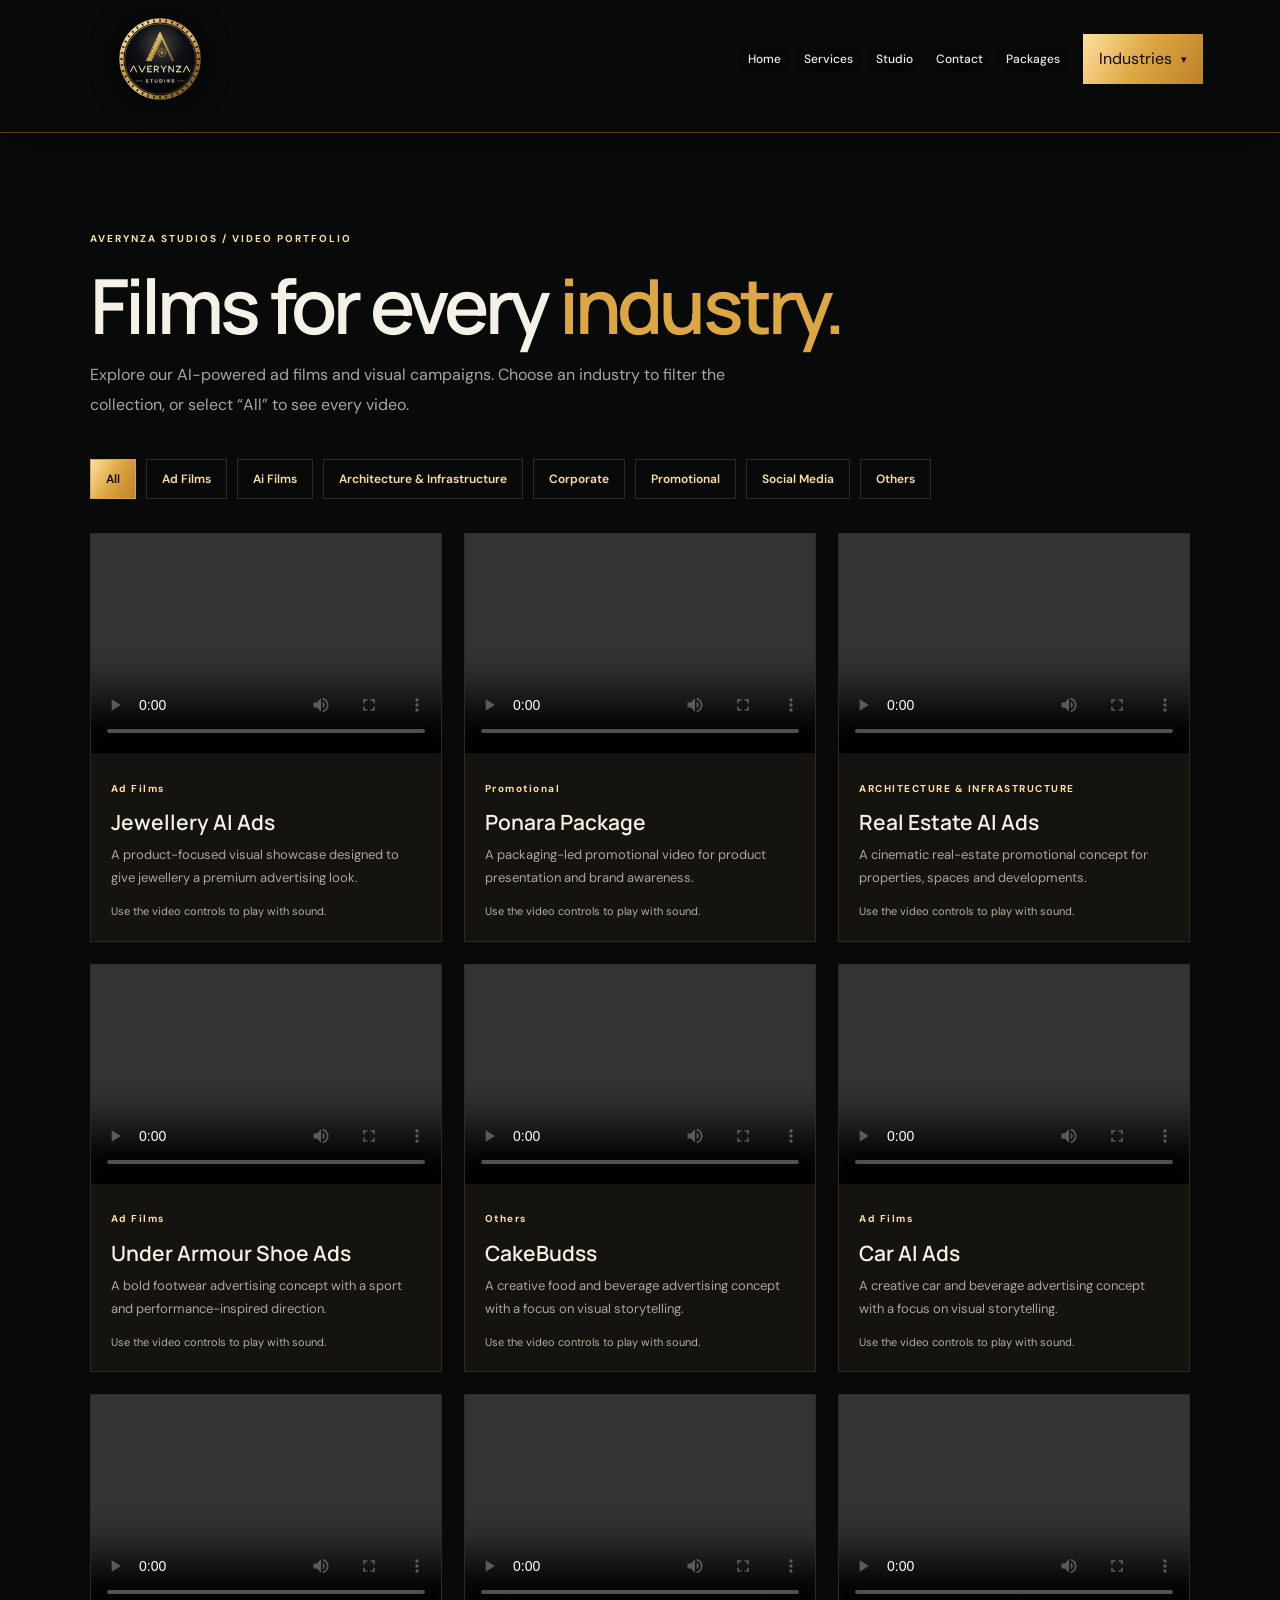
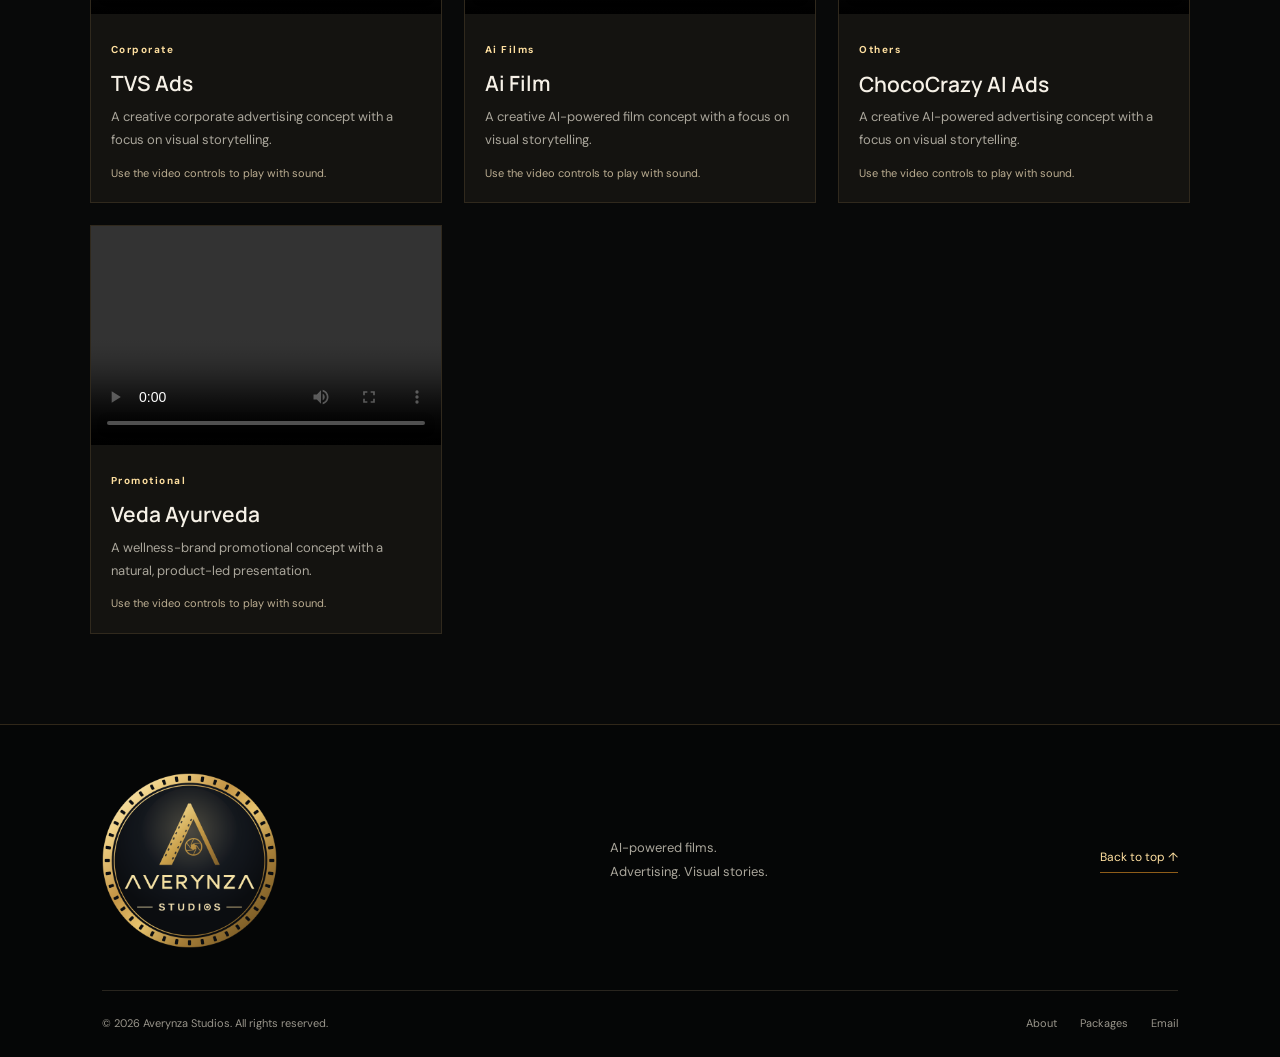
<file: industries.html>
<!DOCTYPE html>
<html lang="en">
<head>
  <meta charset="UTF-8">
  <meta name="viewport" content="width=device-width, initial-scale=1">
  <meta name="theme-color" content="#080909">
  <title>Industries & Video Portfolio | Averynza Studios</title>
  <link rel="preconnect" href="https://fonts.googleapis.com">
  <link rel="preconnect" href="https://fonts.gstatic.com" crossorigin>
  <link href="https://fonts.googleapis.com/css2?family=DM+Sans:wght@400;500;600;700&family=Manrope:wght@400;500;600;700;800&display=swap" rel="stylesheet">
  <link rel="stylesheet" href="style.css">
  <style>
    .industry-page { min-height: 70vh; padding: clamp(42px, 7vw, 90px) 7%; }
    .industry-intro { max-width: 850px; margin-bottom: 38px; }
    .industry-intro h1 { margin: 14px 0; font: 600 clamp(38px, 6vw, 76px)/1.08 var(--font-heading, Manrope,sans-serif); letter-spacing: -.05em; }
    .industry-intro h1 span { color: var(--gold, #dca642); }
    .industry-intro p { max-width: 680px; color: var(--muted, #aaa69b); line-height: 1.9; }
    .industry-filters { display:flex; flex-wrap:wrap; gap:10px; margin: 28px 0 34px; }
    .industry-filter { padding: 11px 15px; border:1px solid var(--line, #30291d); color:var(--gold-light, #ffe0a0); background:transparent; cursor:pointer; font:600 12px "DM Sans",sans-serif; }
    .industry-filter:hover, .industry-filter[aria-pressed="true"] { color:#080909; background:linear-gradient(120deg,#ffe0a0,#dca642,#bd8129); border-color:#dca642; }
    .industry-video-grid { display:grid; grid-template-columns:repeat(3,minmax(0,1fr)); gap:22px; }
    .industry-video-card { min-width:0; border:1px solid var(--line, #30291d); background:var(--bg-card, #141310); overflow:hidden; }
    .industry-video-card video { display:block; width:100%; aspect-ratio:16/10; object-fit:cover; background:#050606; }
    .industry-video-copy { padding:20px; }
    .industry-video-copy .eyebrow { color:var(--gold-light,#ffe0a0); font-size:10px; font-weight:700; letter-spacing:1.5px; }
    .industry-video-copy h2 { margin:9px 0 7px; font:600 21px/1.3 var(--font-heading,Manrope,sans-serif); }
    .industry-video-copy p { color:var(--muted,#aaa69b); font-size:13px; line-height:1.8; }
    .industry-video-copy .video-hint { display:block; margin-top:12px; color:#bcae92; font-size:11px; }
    .industry-empty { display:none; color:var(--muted,#aaa69b); padding:24px 0; }
    @media(max-width:950px) { .industry-video-grid { grid-template-columns:repeat(2,minmax(0,1fr)); } }
    @media(max-width:620px) { .industry-page { padding-left:6%; padding-right:6%; } .industry-video-grid { grid-template-columns:1fr; } .industry-video-copy { padding:17px; } }
  </style>

<style>
.site-header { overflow: visible !important; }
.site-header .navigation { position: relative; }
.nav-dropdown { position: relative; flex: 0 0 auto; }
.nav-dropdown-toggle {
  display:inline-flex; align-items:center; justify-content:center; gap:10px;
  min-height:48px; border:1px solid rgba(255,224,160,.5); cursor:pointer;
}
.nav-dropdown-menu {
  position:absolute; top:calc(100% + 12px); right:0; z-index:3000;
  width:min(320px,calc(100vw - 32px)); padding:10px;
  background:#090a09; border:1px solid #60451e;
  box-shadow:0 18px 40px rgba(0,0,0,.48);
  display:none; visibility:hidden; opacity:0; transform:translateY(-6px);
}
.nav-dropdown.is-open .nav-dropdown-menu,
.nav-dropdown:focus-within .nav-dropdown-menu {
  display:block; visibility:visible; opacity:1; transform:translateY(0);
}
.nav-dropdown-menu a {
  display:block; padding:13px 14px; color:#ded8cb; font-size:13px;
  line-height:1.4; border-bottom:1px solid rgba(220,166,66,.13); white-space:normal;
}
.nav-dropdown-menu a:last-child { border-bottom:0; }
.nav-dropdown-menu a:hover,.nav-dropdown-menu a:focus-visible {
  color:#ffe0a0; background:rgba(220,166,66,.08);
}
@media(max-width:820px) {
  .site-header .navigation .nav-dropdown { width:100%; }
  .site-header .navigation .nav-dropdown-toggle { width:100%; margin-top:10px; }
  .nav-dropdown-menu { position:static; width:100%; margin-top:8px; box-shadow:none; }
}
</style>

</head>
<body>
<header class="site-header">
  <a class="brand" href="index.html" aria-label="Averynza Studios home">
    <img class="brand-logo" src="Averynza Studios Golden Emblem.png" alt="Averynza Studios">
  </a>
  <button class="menu-toggle" id="menuToggle" aria-expanded="false" aria-controls="mainNav" aria-label="Open navigation"><span></span><span></span></button>
  <nav class="navigation" id="mainNav" aria-label="Main navigation">
    <a href="index.html">Home</a>
    <a href="index.html#services">Services</a>
    <a href="index.html#studio">Studio</a>
    <a href="index.html#contact">Contact</a>
    <a href="pricing.html">Packages</a>
    <div class="nav-dropdown">
      <button class="nav-dropdown-toggle nav-cta active" type="button" aria-expanded="false" aria-controls="industriesMenu">Industries <span aria-hidden="true">▾</span></button>
      <div class="nav-dropdown-menu" id="industriesMenu">
        <a href="industries.html#all">All</a>
        <a href="industries.html#adfilms">Ad Films</a>
        <a href="industries.html#aifilms">AI Films</a>
        <a href="industries.html#architecture">Architecture &amp; Infrastructure</a>
        <a href="industries.html#corporate">Corporate</a>
        <a href="industries.html#promo">Promotional</a>
        <a href="industries.html#social">Social Media</a>
        <a href="industries.html#others">Others</a>
      </div>
    </div>
  </nav>
</header>

<main class="industry-page">
  <div class="industry-intro">
    <span class="page-eyebrow">AVERYNZA STUDIOS / VIDEO PORTFOLIO</span>
    <h1>Films for every <span>industry.</span></h1>
    <p>Explore our AI-powered ad films and visual campaigns. Choose an industry to filter the collection, or select “All” to see every video.</p>
  </div>

  <nav class="industry-filters" aria-label="Filter videos by industry">
    <button class="industry-filter" type="button" data-filter="all" id="filter-all" aria-pressed="true">All</button>
    <button class="industry-filter" type="button" data-filter="Ad Films" id="filter-adfilms" aria-pressed="false">Ad Films</button>
    <button class="industry-filter" type="button" data-filter="Ai Films" id="filter-aifilms" aria-pressed="false">Ai Films</button>
    <button class="industry-filter" type="button" data-filter="architecture" id="filter-architecture" aria-pressed="false">Architecture &amp; Infrastructure</button>
    <button class="industry-filter" type="button" data-filter="Corporate" id="filter-corporate" aria-pressed="false">Corporate</button>
    <button class="industry-filter" type="button" data-filter="Promotional" id="filter-promo" aria-pressed="false">Promotional</button>
    <button class="industry-filter" type="button" data-filter="Social Media" id="filter-social" aria-pressed="false">Social Media</button>
    <button class="industry-filter" type="button" data-filter="Others" id="filter-others" aria-pressed="false">Others</button>
  </nav>

  <div class="industry-video-grid" id="industryVideoGrid">
    <article class="industry-video-card" data-category="Ad Films">
      <video controls playsinline preload="metadata" aria-label="Jewellery AI advertisement">
        <source src="https://f2oauhmkvacbdhch.public.blob.vercel-storage.com/Jweelery_AI_Ads.mp4" type="video/mp4">
        Your browser does not support HTML video.
      </video>
      <div class="industry-video-copy">
        <span class="eyebrow">Ad Films</span>
        <h2>Jewellery AI Ads</h2>
        <p>A product-focused visual showcase designed to give jewellery a premium advertising look.</p>
        <small class="video-hint">Use the video controls to play with sound.</small>
      </div>
    </article>

    <article class="industry-video-card" data-category="Promotional">
      <video controls playsinline preload="metadata" aria-label="Ponara package advertisement">
        <source src="https://f2oauhmkvacbdhch.public.blob.vercel-storage.com/Ponara_Package.mp4" type="video/mp4">
        Your browser does not support HTML video.
      </video>
      <div class="industry-video-copy">
        <span class="eyebrow">Promotional</span>
        <h2>Ponara Package</h2>
        <p>A packaging-led promotional video for product presentation and brand awareness.</p>
        <small class="video-hint">Use the video controls to play with sound.</small>
      </div>
    </article>

    <article class="industry-video-card" data-category="architecture">
      <video controls playsinline preload="metadata" aria-label="Real estate AI advertisement">
        <source src="https://f2oauhmkvacbdhch.public.blob.vercel-storage.com/RealEstate_AiAds.mp4" type="video/mp4">
        Your browser does not support HTML video.
      </video>
      <div class="industry-video-copy">
        <span class="eyebrow">ARCHITECTURE &amp; INFRASTRUCTURE</span>
        <h2>Real Estate AI Ads</h2>
        <p>A cinematic real-estate promotional concept for properties, spaces and developments.</p>
        <small class="video-hint">Use the video controls to play with sound.</small>
      </div>
    </article>

    <article class="industry-video-card" data-category="Ad Films">
      <video controls playsinline preload="metadata" aria-label="Under Armour shoe advertisement">
        <source src="https://f2oauhmkvacbdhch.public.blob.vercel-storage.com/Under_Armour_Shoe_Adds.mp4" type="video/mp4">
        Your browser does not support HTML video.
      </video>
      <div class="industry-video-copy">
        <span class="eyebrow">Ad Films</span>
        <h2>Under Armour Shoe Ads</h2>
        <p>A bold footwear advertising concept with a sport and performance-inspired direction.</p>
        <small class="video-hint">Use the video controls to play with sound.</small>
      </div>
    </article>

       <article class="industry-video-card" data-category="Others">
      <video controls playsinline preload="metadata" aria-label="Under Armour shoe advertisement">
        <source src="https://f2oauhmkvacbdhch.public.blob.vercel-storage.com/CakeBudss.mp4" type="video/mp4">
        Your browser does not support HTML video.
      </video>
      <div class="industry-video-copy">
        <span class="eyebrow">Others</span>
        <h2>CakeBudss</h2>
        <p>A creative food and beverage advertising concept with a focus on visual storytelling.</p>
        <small class="video-hint">Use the video controls to play with sound.</small>
      </div>
    </article>

        <article class="industry-video-card" data-category="Ad Films">
      <video controls playsinline preload="metadata" aria-label="Under Armour shoe advertisement">
        <source src="https://f2oauhmkvacbdhch.public.blob.vercel-storage.com/Car_Ai_Ads.mp4" type="video/mp4">
        Your browser does not support HTML video.
      </video>
      <div class="industry-video-copy">
        <span class="eyebrow">Ad Films</span>
        <h2>Car AI Ads</h2>
        <p>A creative car and beverage advertising concept with a focus on visual storytelling.</p>
        <small class="video-hint">Use the video controls to play with sound.</small>
      </div>
    </article>

    
        <article class="industry-video-card" data-category="Corporate">
      <video controls playsinline preload="metadata" aria-label="Under Armour shoe advertisement">
        <source src="https://f2oauhmkvacbdhch.public.blob.vercel-storage.com/TVS_Adds.mp4" type="video/mp4">
        Your browser does not support HTML video.
      </video>
      <div class="industry-video-copy">
        <span class="eyebrow">Corporate</span>
        <h2>TVS Ads</h2>
        <p>A creative corporate advertising concept with a focus on visual storytelling.</p>
        <small class="video-hint">Use the video controls to play with sound.</small>
      </div>
    </article>

      <article class="industry-video-card" data-category="Ai Films">
      <video controls playsinline preload="metadata" aria-label="Under Armour shoe advertisement">
        <source src="https://f2oauhmkvacbdhch.public.blob.vercel-storage.com/Ai_Film.mp4" type="video/mp4">
        Your browser does not support HTML video.
      </video>
      <div class="industry-video-copy">
        <span class="eyebrow">Ai Films</span>
        <h2>Ai Film</h2>
        <p>A creative AI-powered film concept with a focus on visual storytelling.</p>
        <small class="video-hint">Use the video controls to play with sound.</small>
      </div>
    </article>

    
      <article class="industry-video-card" data-category="Others">
      <video controls playsinline preload="metadata" aria-label="Under Armour shoe advertisement">
        <source src="https://f2oauhmkvacbdhch.public.blob.vercel-storage.com/ChocoCrazy_AI_Ads.mp4" type="video/mp4">
        Your browser does not support HTML video.
      </video>
      <div class="industry-video-copy">
        <span class="eyebrow">Others</span>
        <h2>ChocoCrazy AI Ads</h2>
        <p>A creative AI-powered advertising concept with a focus on visual storytelling.</p>
        <small class="video-hint">Use the video controls to play with sound.</small>
      </div>
    </article>

    <article class="industry-video-card" data-category="Promotional">
      <video controls playsinline preload="metadata" aria-label="Veda Ayurveda advertisement">
        <source src="https://f2oauhmkvacbdhch.public.blob.vercel-storage.com/Veda_Ayurveda.mp4" type="video/mp4">
        Your browser does not support HTML video.
      </video>
      <div class="industry-video-copy">
        <span class="eyebrow">Promotional</span>
        <h2>Veda Ayurveda</h2>
        <p>A wellness-brand promotional concept with a natural, product-led presentation.</p>
        <small class="video-hint">Use the video controls to play with sound.</small>
      </div>
    </article>
  </div>
  <p class="industry-empty" id="industryEmpty">No videos are currently assigned to this industry.</p>
</main>

<footer class="site-footer">
  <div class="footer-top">
    <a class="brand footer-brand" href="index.html"><img class="brand-logo" src="Averynza Studios Golden Emblem.png" alt="Averynza Studios"></a>
    <p>AI-powered films.<br>Advertising. Visual stories.</p>
    <a class="back-to-top" href="#">Back to top ↑</a>
  </div>
  <div class="footer-bottom">
    <span>© <span id="year">2026</span> Averynza Studios. All rights reserved.</span>
    <div><a href="index.html#studio">About</a><a href="pricing.html">Packages</a><a href="mailto:averynzastudios@gmail.com">Email</a></div>
  </div>
</footer>

<script>
document.addEventListener("DOMContentLoaded", () => {
  const dropdown = document.querySelector(".nav-dropdown");
  const button = dropdown?.querySelector(".nav-dropdown-toggle");
  const menuToggle = document.getElementById("menuToggle");
  const mainNav = document.getElementById("mainNav");
  const closeDropdown = () => {
    dropdown?.classList.remove("is-open");
    button?.setAttribute("aria-expanded", "false");
  };
  if (dropdown && button) {
    button.addEventListener("click", (event) => {
      event.preventDefault();
      event.stopPropagation();
      const opening = !dropdown.classList.contains("is-open");
      closeDropdown();
      if (opening) {
        dropdown.classList.add("is-open");
        button.setAttribute("aria-expanded", "true");
      }
    });
    document.addEventListener("click", (event) => {
      if (!dropdown.contains(event.target)) closeDropdown();
    });
    document.addEventListener("keydown", (event) => {
      if (event.key === "Escape") { closeDropdown(); button.focus(); }
    });
  }
  if (menuToggle && mainNav) {
    menuToggle.addEventListener("click", () => {
      const opening = menuToggle.getAttribute("aria-expanded") !== "true";
      menuToggle.setAttribute("aria-expanded", String(opening));
      menuToggle.setAttribute("aria-label", opening ? "Close navigation" : "Open navigation");
      mainNav.classList.toggle("is-open", opening);
      if (!opening) closeDropdown();
    });
  }
  const filterFromHash = () => {
    const slug = window.location.hash.replace("#", "").toLowerCase();
    const map = {
      all: "filter-all", adfilms: "filter-adfilms", aifilms: "filter-aifilms",
      architecture: "filter-architecture", corporate: "filter-corporate",
      promo: "filter-promo", social: "filter-social", others: "filter-others"
    };
    const target = document.getElementById(map[slug]);
    if (target) target.click();
  };
  filterFromHash();
  window.addEventListener("hashchange", filterFromHash);

  const year = document.getElementById("year");
  if (year) year.textContent = new Date().getFullYear();
});
</script>
</body>
</html>
</file>
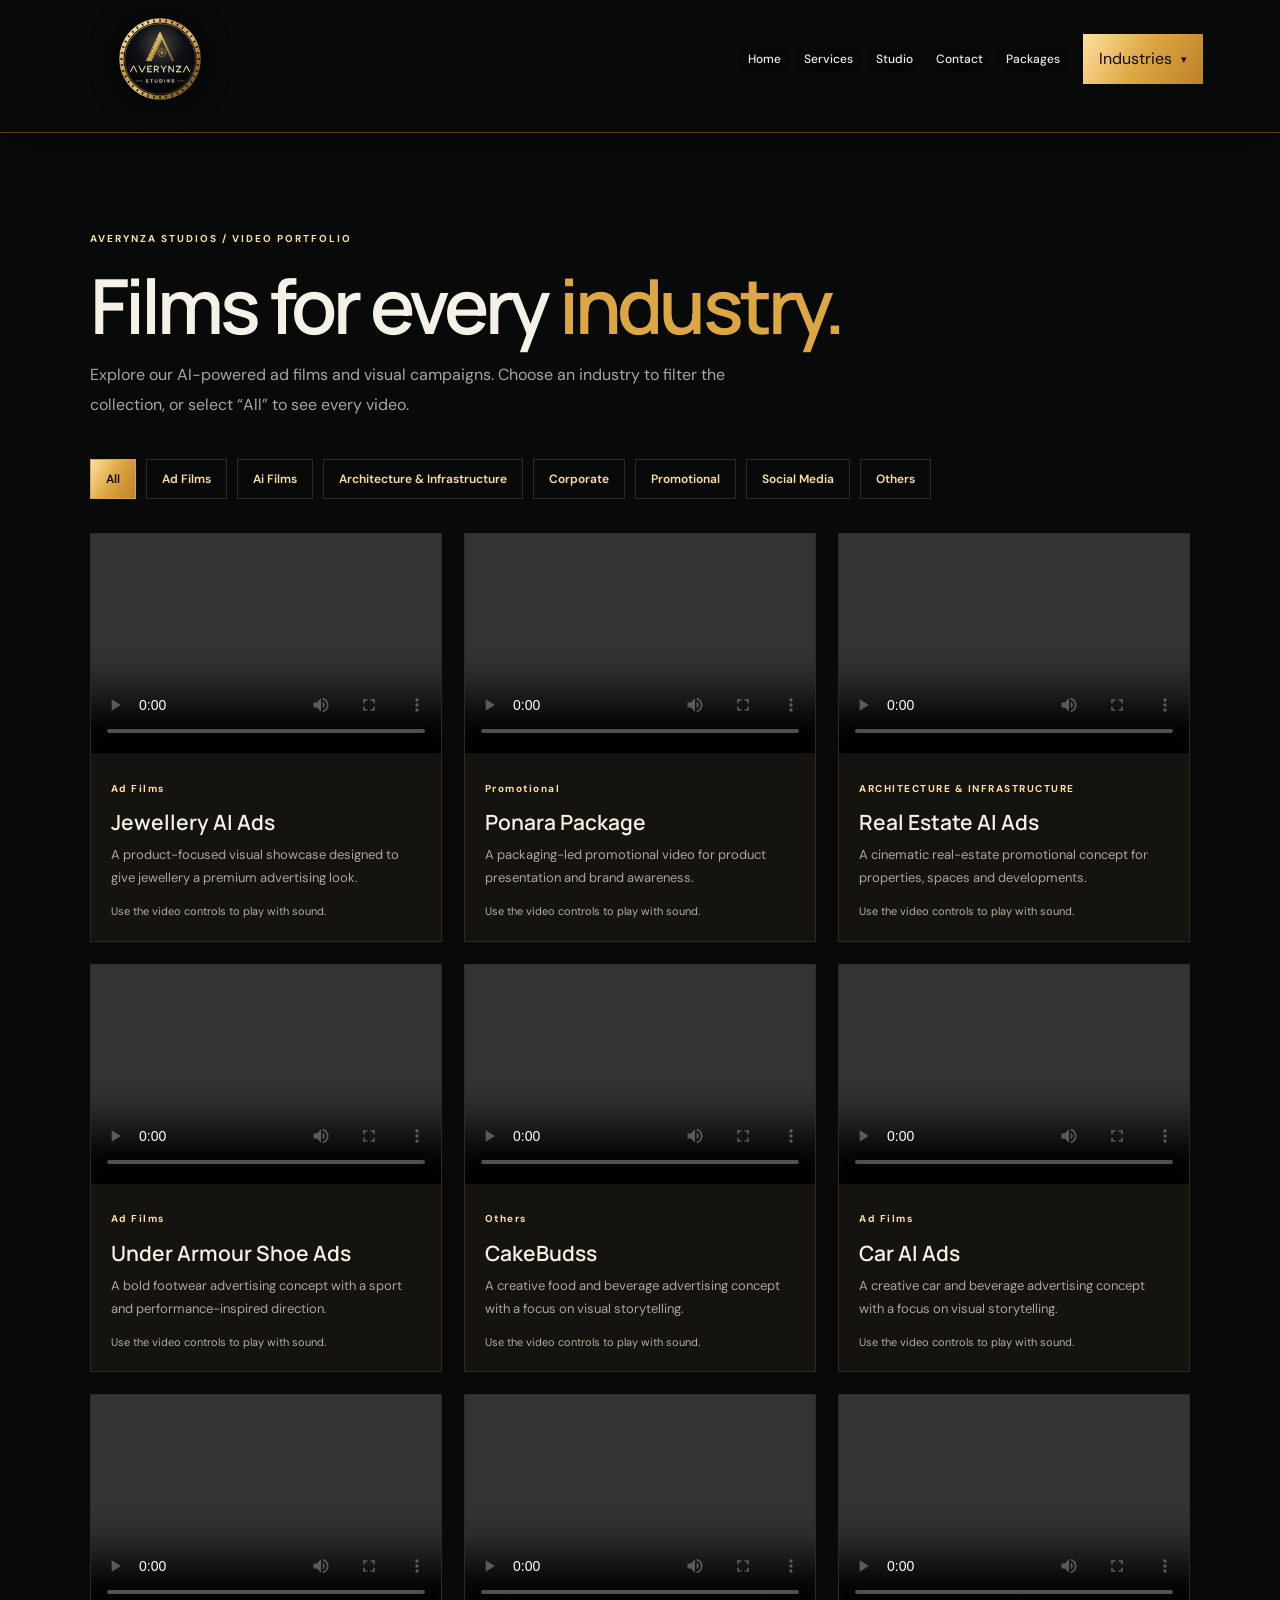
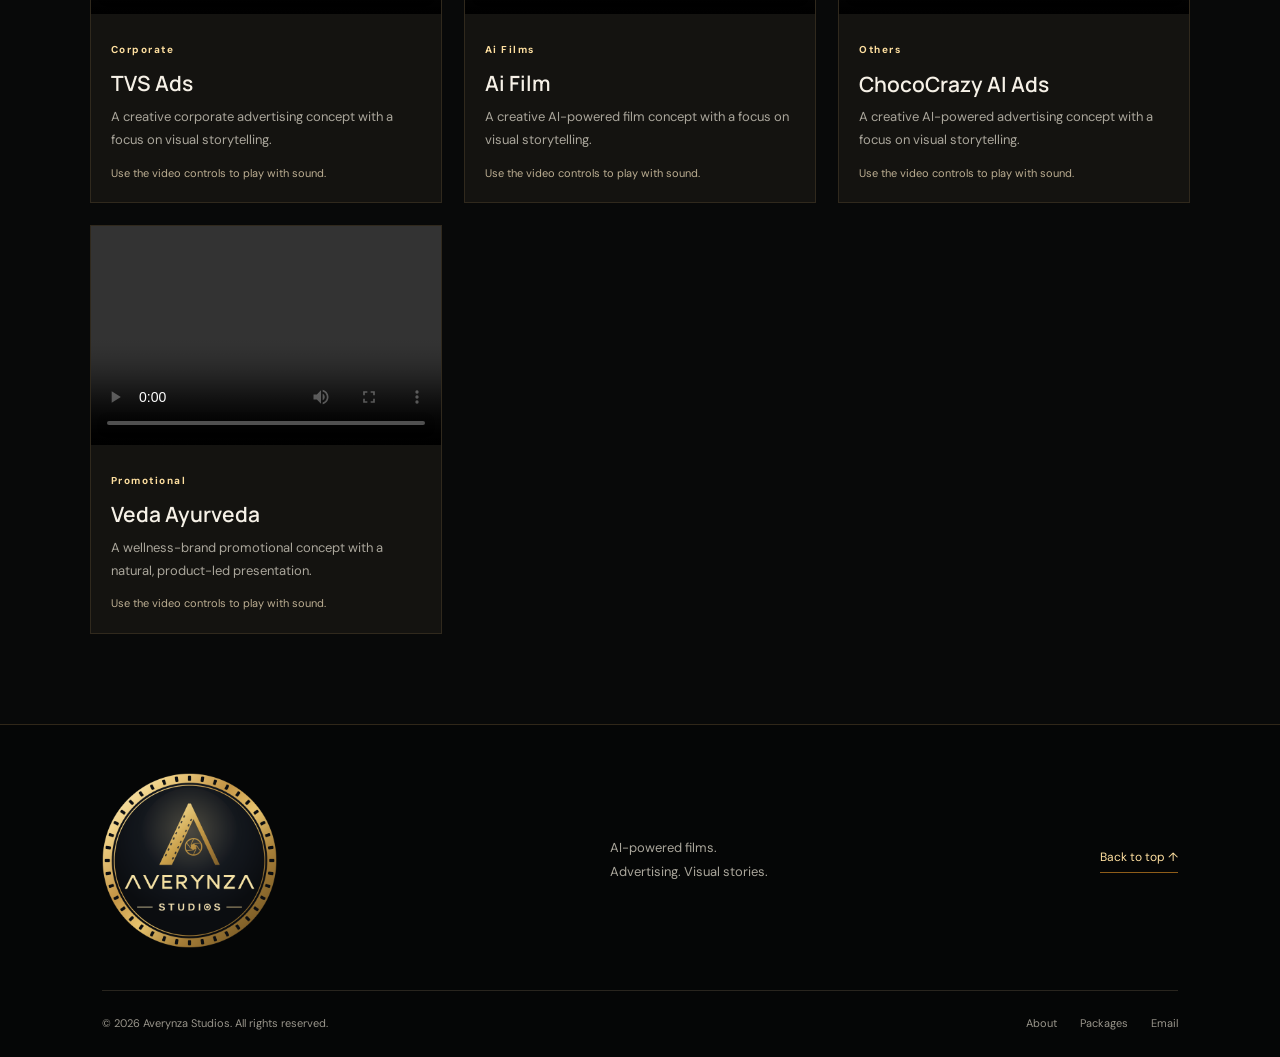
<file: our-work.html>
<!DOCTYPE html>
<html lang="en">
<head>
  <meta charset="UTF-8">
  <meta name="viewport" content="width=device-width, initial-scale=1">
  <meta name="theme-color" content="#080909">
  <title>Industries & Video Portfolio | Averynza Studios</title>
  <link rel="preconnect" href="https://fonts.googleapis.com">
  <link rel="preconnect" href="https://fonts.gstatic.com" crossorigin>
  <link href="https://fonts.googleapis.com/css2?family=DM+Sans:wght@400;500;600;700&family=Manrope:wght@400;500;600;700;800&display=swap" rel="stylesheet">
  <link rel="stylesheet" href="style.css">
  <style>
    .industry-page { min-height: 70vh; padding: clamp(42px, 7vw, 90px) 7%; }
    .industry-intro { max-width: 850px; margin-bottom: 38px; }
    .industry-intro h1 { margin: 14px 0; font: 600 clamp(38px, 6vw, 76px)/1.08 var(--font-heading, Manrope,sans-serif); letter-spacing: -.05em; }
    .industry-intro h1 span { color: var(--gold, #dca642); }
    .industry-intro p { max-width: 680px; color: var(--muted, #aaa69b); line-height: 1.9; }
    .industry-filters { display:flex; flex-wrap:wrap; gap:10px; margin: 28px 0 34px; }
    .industry-filter { padding: 11px 15px; border:1px solid var(--line, #30291d); color:var(--gold-light, #ffe0a0); background:transparent; cursor:pointer; font:600 12px "DM Sans",sans-serif; }
    .industry-filter:hover, .industry-filter[aria-pressed="true"] { color:#080909; background:linear-gradient(120deg,#ffe0a0,#dca642,#bd8129); border-color:#dca642; }
    .industry-video-grid { display:grid; grid-template-columns:repeat(3,minmax(0,1fr)); gap:22px; }
    .industry-video-card { min-width:0; border:1px solid var(--line, #30291d); background:var(--bg-card, #141310); overflow:hidden; }
    .industry-video-card video { display:block; width:100%; aspect-ratio:16/10; object-fit:cover; background:#050606; }
    .industry-video-copy { padding:20px; }
    .industry-video-copy .eyebrow { color:var(--gold-light,#ffe0a0); font-size:10px; font-weight:700; letter-spacing:1.5px; }
    .industry-video-copy h2 { margin:9px 0 7px; font:600 21px/1.3 var(--font-heading,Manrope,sans-serif); }
    .industry-video-copy p { color:var(--muted,#aaa69b); font-size:13px; line-height:1.8; }
    .industry-video-copy .video-hint { display:block; margin-top:12px; color:#bcae92; font-size:11px; }
    .industry-empty { display:none; color:var(--muted,#aaa69b); padding:24px 0; }
    @media(max-width:950px) { .industry-video-grid { grid-template-columns:repeat(2,minmax(0,1fr)); } }
    @media(max-width:620px) { .industry-page { padding-left:6%; padding-right:6%; } .industry-video-grid { grid-template-columns:1fr; } .industry-video-copy { padding:17px; } }
  </style>

<style>
.site-header { overflow: visible !important; }
.site-header .navigation { position: relative; }
.nav-dropdown { position: relative; flex: 0 0 auto; }
.nav-dropdown-toggle {
  display:inline-flex; align-items:center; justify-content:center; gap:10px;
  min-height:48px; border:1px solid rgba(255,224,160,.5); cursor:pointer;
}
.nav-dropdown-menu {
  position:absolute; top:calc(100% + 12px); right:0; z-index:3000;
  width:min(320px,calc(100vw - 32px)); padding:10px;
  background:#090a09; border:1px solid #60451e;
  box-shadow:0 18px 40px rgba(0,0,0,.48);
  display:none; visibility:hidden; opacity:0; transform:translateY(-6px);
}
.nav-dropdown.is-open .nav-dropdown-menu,
.nav-dropdown:focus-within .nav-dropdown-menu {
  display:block; visibility:visible; opacity:1; transform:translateY(0);
}
.nav-dropdown-menu a {
  display:block; padding:13px 14px; color:#ded8cb; font-size:13px;
  line-height:1.4; border-bottom:1px solid rgba(220,166,66,.13); white-space:normal;
}
.nav-dropdown-menu a:last-child { border-bottom:0; }
.nav-dropdown-menu a:hover,.nav-dropdown-menu a:focus-visible {
  color:#ffe0a0; background:rgba(220,166,66,.08);
}
@media(max-width:820px) {
  .site-header .navigation .nav-dropdown { width:100%; }
  .site-header .navigation .nav-dropdown-toggle { width:100%; margin-top:10px; }
  .nav-dropdown-menu { position:static; width:100%; margin-top:8px; box-shadow:none; }
}
</style>

</head>
<body>
<header class="site-header">
  <a class="brand" href="index.html" aria-label="Averynza Studios home">
    <img class="brand-logo" src="Averynza Studios Golden Emblem.png" alt="Averynza Studios">
  </a>
  <button class="menu-toggle" id="menuToggle" aria-expanded="false" aria-controls="mainNav" aria-label="Open navigation"><span></span><span></span></button>
  <nav class="navigation" id="mainNav" aria-label="Main navigation">
    <a href="index.html">Home</a>
    <a href="index.html#services">Services</a>
    <a href="index.html#studio">Studio</a>
    <a href="index.html#contact">Contact</a>
    <a href="pricing.html">Packages</a>
    <div class="nav-dropdown">
      <button class="nav-dropdown-toggle nav-cta active" type="button" aria-expanded="false" aria-controls="industriesMenu">Industries <span aria-hidden="true">▾</span></button>
      <div class="nav-dropdown-menu" id="industriesMenu">
        <a href="industries.html#all">All</a>
        <a href="industries.html#adfilms">Ad Films</a>
        <a href="industries.html#aifilms">AI Films</a>
        <a href="industries.html#architecture">Architecture &amp; Infrastructure</a>
        <a href="industries.html#corporate">Corporate</a>
        <a href="industries.html#promo">Promotional</a>
        <a href="industries.html#social">Social Media</a>
        <a href="industries.html#others">Others</a>
      </div>
    </div>
  </nav>
</header>

<main class="industry-page">
  <div class="industry-intro">
    <span class="page-eyebrow">AVERYNZA STUDIOS / VIDEO PORTFOLIO</span>
    <h1>Films for every <span>industry.</span></h1>
    <p>Explore our AI-powered ad films and visual campaigns. Choose an industry to filter the collection, or select “All” to see every video.</p>
  </div>

  <nav class="industry-filters" aria-label="Filter videos by industry">
    <button class="industry-filter" type="button" data-filter="all" aria-pressed="true">All</button>
    <button class="industry-filter" type="button" data-filter="Ad Films" aria-pressed="false">Ad Films</button>
    <button class="industry-filter" type="button" data-filter="Ai Films" aria-pressed="false">Ai Films</button>
    <button class="industry-filter" type="button" data-filter="architecture" aria-pressed="false">Architecture &amp; Infrastructure</button>
    <button class="industry-filter" type="button" data-filter="Corporate" aria-pressed="false">Corporate</button>
    <button class="industry-filter" type="button" data-filter="Promotional" aria-pressed="false">Promotional</button>
    <button class="industry-filter" type="button" data-filter="Social Media" aria-pressed="false">Social Media</button>
    <button class="industry-filter" type="button" data-filter="Others" aria-pressed="false">Others</button>
  </nav>

  <div class="industry-video-grid" id="industryVideoGrid">
    <article class="industry-video-card" data-category="Ad Films">
      <video controls playsinline preload="metadata" aria-label="Jewellery AI advertisement">
        <source src="https://f2oauhmkvacbdhch.public.blob.vercel-storage.com/Jweelery_AI_Ads.mp4" type="video/mp4">
        Your browser does not support HTML video.
      </video>
      <div class="industry-video-copy">
        <span class="eyebrow">Ad Films</span>
        <h2>Jewellery AI Ads</h2>
        <p>A product-focused visual showcase designed to give jewellery a premium advertising look.</p>
        <small class="video-hint">Use the video controls to play with sound.</small>
      </div>
    </article>

    <article class="industry-video-card" data-category="Promotional">
      <video controls playsinline preload="metadata" aria-label="Ponara package advertisement">
        <source src="https://f2oauhmkvacbdhch.public.blob.vercel-storage.com/Ponara_Package.mp4" type="video/mp4">
        Your browser does not support HTML video.
      </video>
      <div class="industry-video-copy">
        <span class="eyebrow">Promotional</span>
        <h2>Ponara Package</h2>
        <p>A packaging-led promotional video for product presentation and brand awareness.</p>
        <small class="video-hint">Use the video controls to play with sound.</small>
      </div>
    </article>

    <article class="industry-video-card" data-category="architecture">
      <video controls playsinline preload="metadata" aria-label="Real estate AI advertisement">
        <source src="https://f2oauhmkvacbdhch.public.blob.vercel-storage.com/RealEstate_AiAds.mp4" type="video/mp4">
        Your browser does not support HTML video.
      </video>
      <div class="industry-video-copy">
        <span class="eyebrow">ARCHITECTURE &amp; INFRASTRUCTURE</span>
        <h2>Real Estate AI Ads</h2>
        <p>A cinematic real-estate promotional concept for properties, spaces and developments.</p>
        <small class="video-hint">Use the video controls to play with sound.</small>
      </div>
    </article>

    <article class="industry-video-card" data-category="Ad Films">
      <video controls playsinline preload="metadata" aria-label="Under Armour shoe advertisement">
        <source src="https://f2oauhmkvacbdhch.public.blob.vercel-storage.com/Under_Armour_Shoe_Adds.mp4" type="video/mp4">
        Your browser does not support HTML video.
      </video>
      <div class="industry-video-copy">
        <span class="eyebrow">Ad Films</span>
        <h2>Under Armour Shoe Ads</h2>
        <p>A bold footwear advertising concept with a sport and performance-inspired direction.</p>
        <small class="video-hint">Use the video controls to play with sound.</small>
      </div>
    </article>

       <article class="industry-video-card" data-category="Others">
      <video controls playsinline preload="metadata" aria-label="Under Armour shoe advertisement">
        <source src="https://f2oauhmkvacbdhch.public.blob.vercel-storage.com/CakeBudss.mp4" type="video/mp4">
        Your browser does not support HTML video.
      </video>
      <div class="industry-video-copy">
        <span class="eyebrow">Others</span>
        <h2>CakeBudss</h2>
        <p>A creative food and beverage advertising concept with a focus on visual storytelling.</p>
        <small class="video-hint">Use the video controls to play with sound.</small>
      </div>
    </article>

        <article class="industry-video-card" data-category="Ad Films">
      <video controls playsinline preload="metadata" aria-label="Under Armour shoe advertisement">
        <source src="https://f2oauhmkvacbdhch.public.blob.vercel-storage.com/Car_Ai_Ads.mp4" type="video/mp4">
        Your browser does not support HTML video.
      </video>
      <div class="industry-video-copy">
        <span class="eyebrow">Ad Films</span>
        <h2>Car AI Ads</h2>
        <p>A creative car and beverage advertising concept with a focus on visual storytelling.</p>
        <small class="video-hint">Use the video controls to play with sound.</small>
      </div>
    </article>

    
        <article class="industry-video-card" data-category="Corporate">
      <video controls playsinline preload="metadata" aria-label="Under Armour shoe advertisement">
        <source src="https://f2oauhmkvacbdhch.public.blob.vercel-storage.com/TVS_Adds.mp4" type="video/mp4">
        Your browser does not support HTML video.
      </video>
      <div class="industry-video-copy">
        <span class="eyebrow">Corporate</span>
        <h2>TVS Ads</h2>
        <p>A creative corporate advertising concept with a focus on visual storytelling.</p>
        <small class="video-hint">Use the video controls to play with sound.</small>
      </div>
    </article>

      <article class="industry-video-card" data-category="Ai Films">
      <video controls playsinline preload="metadata" aria-label="Under Armour shoe advertisement">
        <source src="https://f2oauhmkvacbdhch.public.blob.vercel-storage.com/Ai_Film.mp4" type="video/mp4">
        Your browser does not support HTML video.
      </video>
      <div class="industry-video-copy">
        <span class="eyebrow">Ai Films</span>
        <h2>Ai Film</h2>
        <p>A creative AI-powered film concept with a focus on visual storytelling.</p>
        <small class="video-hint">Use the video controls to play with sound.</small>
      </div>
    </article>

    
      <article class="industry-video-card" data-category="Others">
      <video controls playsinline preload="metadata" aria-label="Under Armour shoe advertisement">
        <source src="https://f2oauhmkvacbdhch.public.blob.vercel-storage.com/ChocoCrazy_AI_Ads.mp4" type="video/mp4">
        Your browser does not support HTML video.
      </video>
      <div class="industry-video-copy">
        <span class="eyebrow">Others</span>
        <h2>ChocoCrazy AI Ads</h2>
        <p>A creative AI-powered advertising concept with a focus on visual storytelling.</p>
        <small class="video-hint">Use the video controls to play with sound.</small>
      </div>
    </article>

    <article class="industry-video-card" data-category="Promotional">
      <video controls playsinline preload="metadata" aria-label="Veda Ayurveda advertisement">
        <source src="https://f2oauhmkvacbdhch.public.blob.vercel-storage.com/Veda_Ayurveda.mp4" type="video/mp4">
        Your browser does not support HTML video.
      </video>
      <div class="industry-video-copy">
        <span class="eyebrow">Promotional</span>
        <h2>Veda Ayurveda</h2>
        <p>A wellness-brand promotional concept with a natural, product-led presentation.</p>
        <small class="video-hint">Use the video controls to play with sound.</small>
      </div>
    </article>
  </div>
  <p class="industry-empty" id="industryEmpty">No videos are currently assigned to this industry.</p>
</main>

<footer class="site-footer">
  <div class="footer-top">
    <a class="brand footer-brand" href="index.html"><img class="brand-logo" src="Averynza Studios Golden Emblem.png" alt="Averynza Studios"></a>
    <p>AI-powered films.<br>Advertising. Visual stories.</p>
    <a class="back-to-top" href="#">Back to top ↑</a>
  </div>
  <div class="footer-bottom">
    <span>© <span id="year">2026</span> Averynza Studios. All rights reserved.</span>
    <div><a href="index.html#studio">About</a><a href="pricing.html">Packages</a><a href="mailto:averynzastudios@gmail.com">Email</a></div>
  </div>
</footer>

<script>
document.addEventListener("DOMContentLoaded", () => {
  const dropdown = document.querySelector(".nav-dropdown");
  const button = dropdown?.querySelector(".nav-dropdown-toggle");
  const menuToggle = document.getElementById("menuToggle");
  const mainNav = document.getElementById("mainNav");
  const closeDropdown = () => {
    dropdown?.classList.remove("is-open");
    button?.setAttribute("aria-expanded", "false");
  };
  if (dropdown && button) {
    button.addEventListener("click", (event) => {
      event.preventDefault();
      event.stopPropagation();
      const opening = !dropdown.classList.contains("is-open");
      closeDropdown();
      if (opening) {
        dropdown.classList.add("is-open");
        button.setAttribute("aria-expanded", "true");
      }
    });
    document.addEventListener("click", (event) => {
      if (!dropdown.contains(event.target)) closeDropdown();
    });
    document.addEventListener("keydown", (event) => {
      if (event.key === "Escape") { closeDropdown(); button.focus(); }
    });
  }
  if (menuToggle && mainNav) {
    menuToggle.addEventListener("click", () => {
      const opening = menuToggle.getAttribute("aria-expanded") !== "true";
      menuToggle.setAttribute("aria-expanded", String(opening));
      menuToggle.setAttribute("aria-label", opening ? "Close navigation" : "Open navigation");
      mainNav.classList.toggle("is-open", opening);
      if (!opening) closeDropdown();
    });
  }
  const year = document.getElementById("year");
  if (year) year.textContent = new Date().getFullYear();
});
</script>
</body>
</html>
</file>
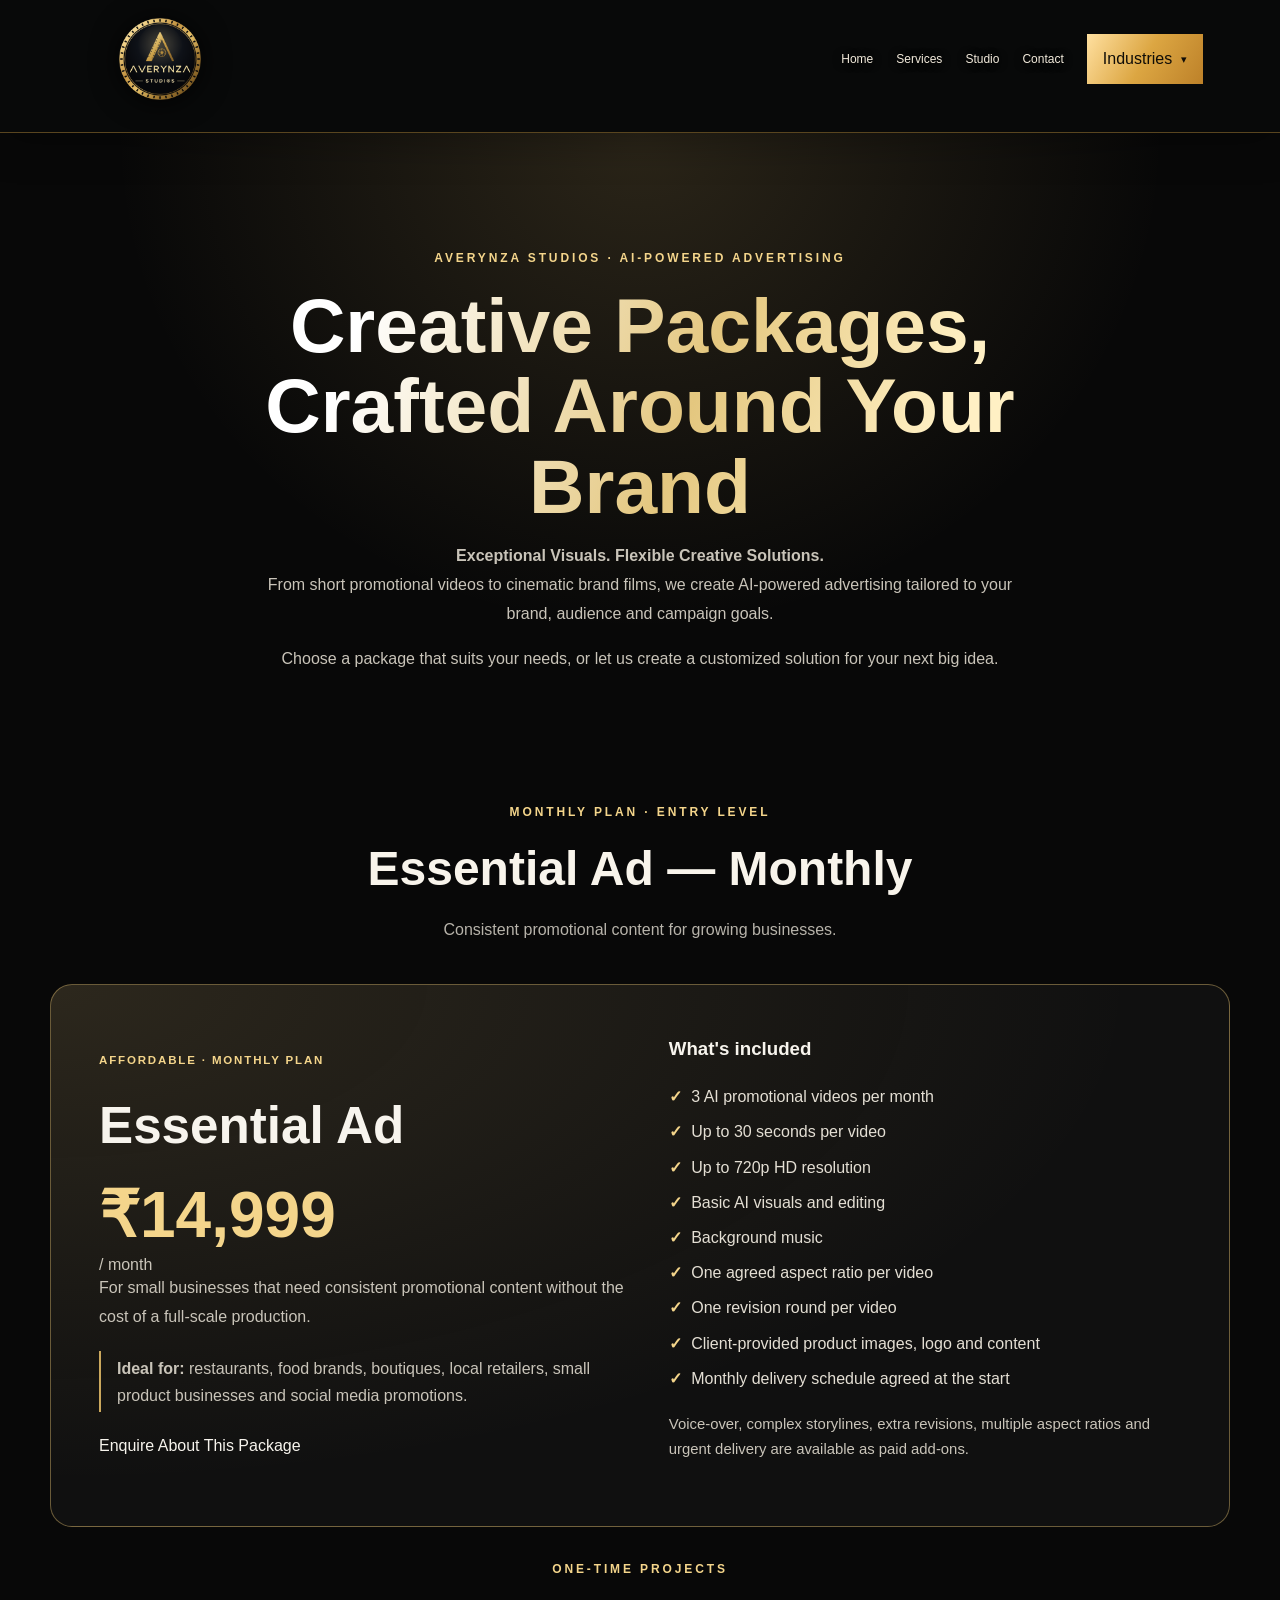
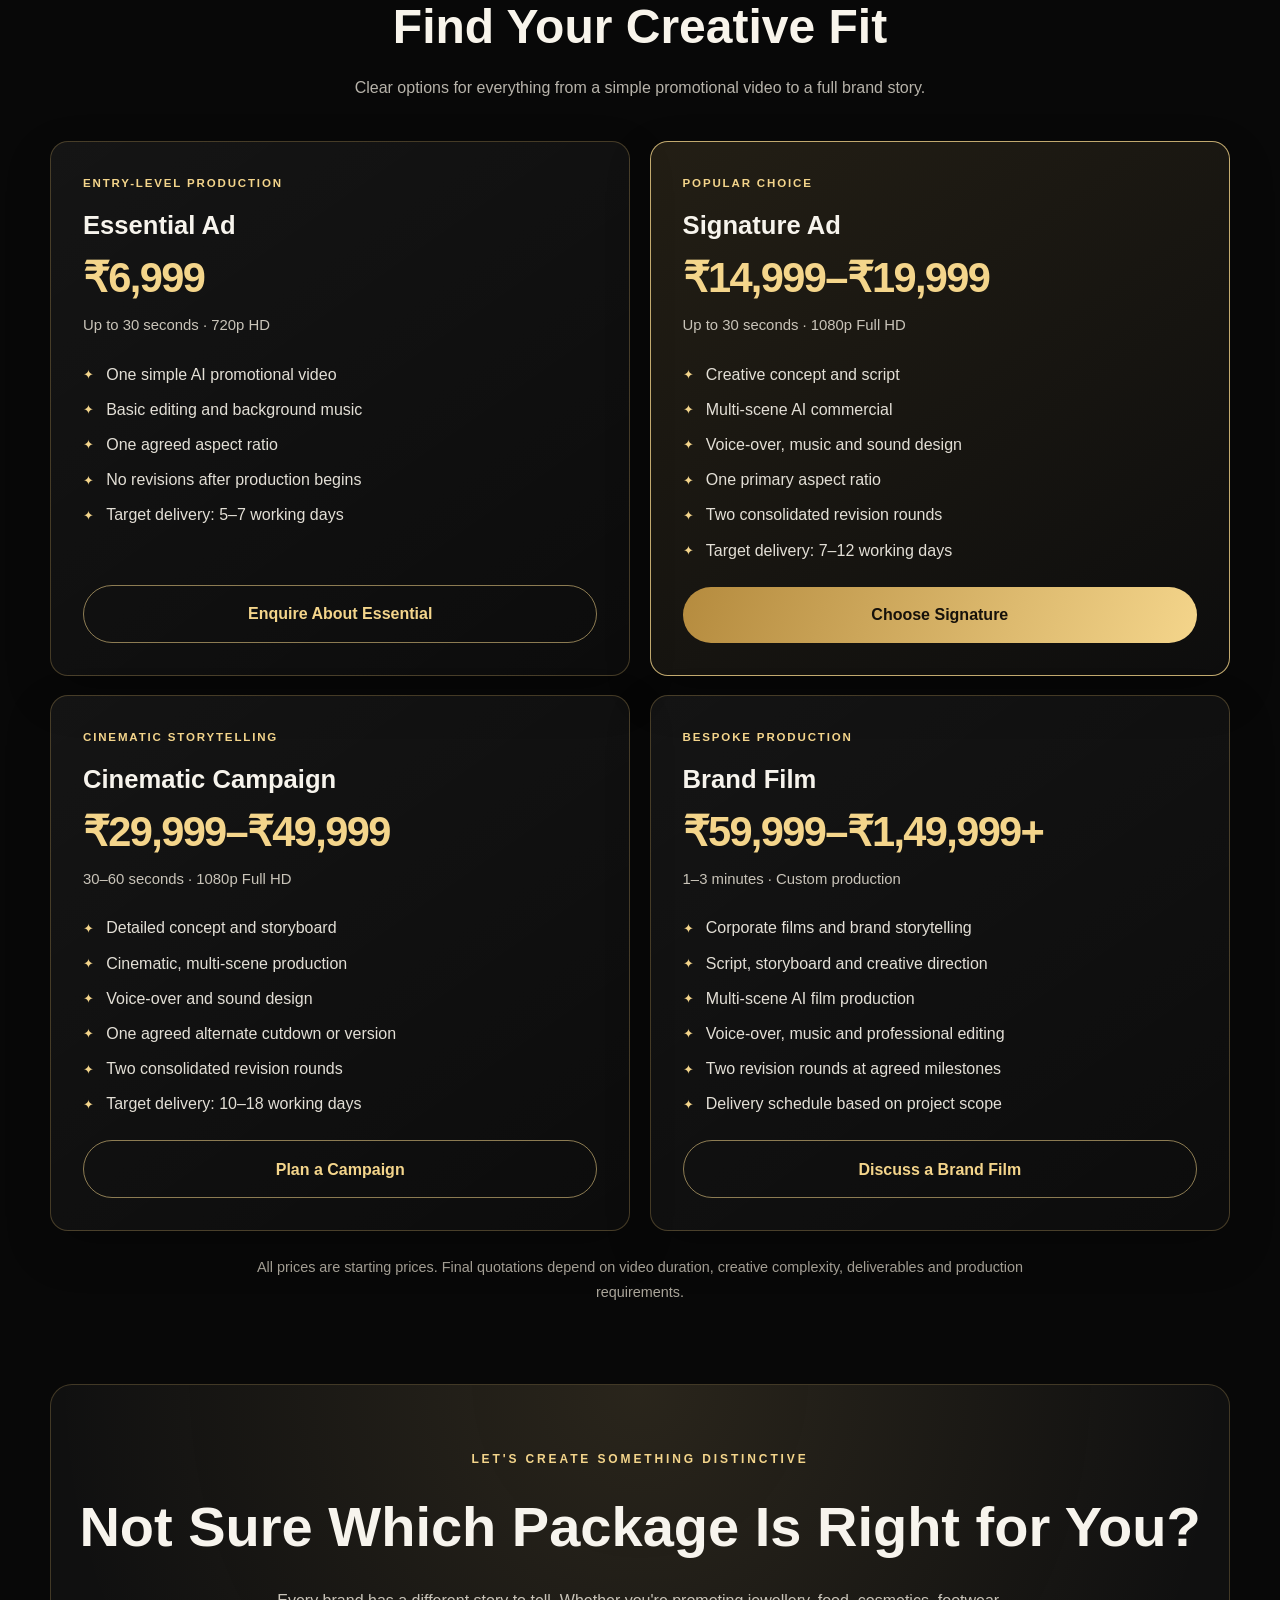
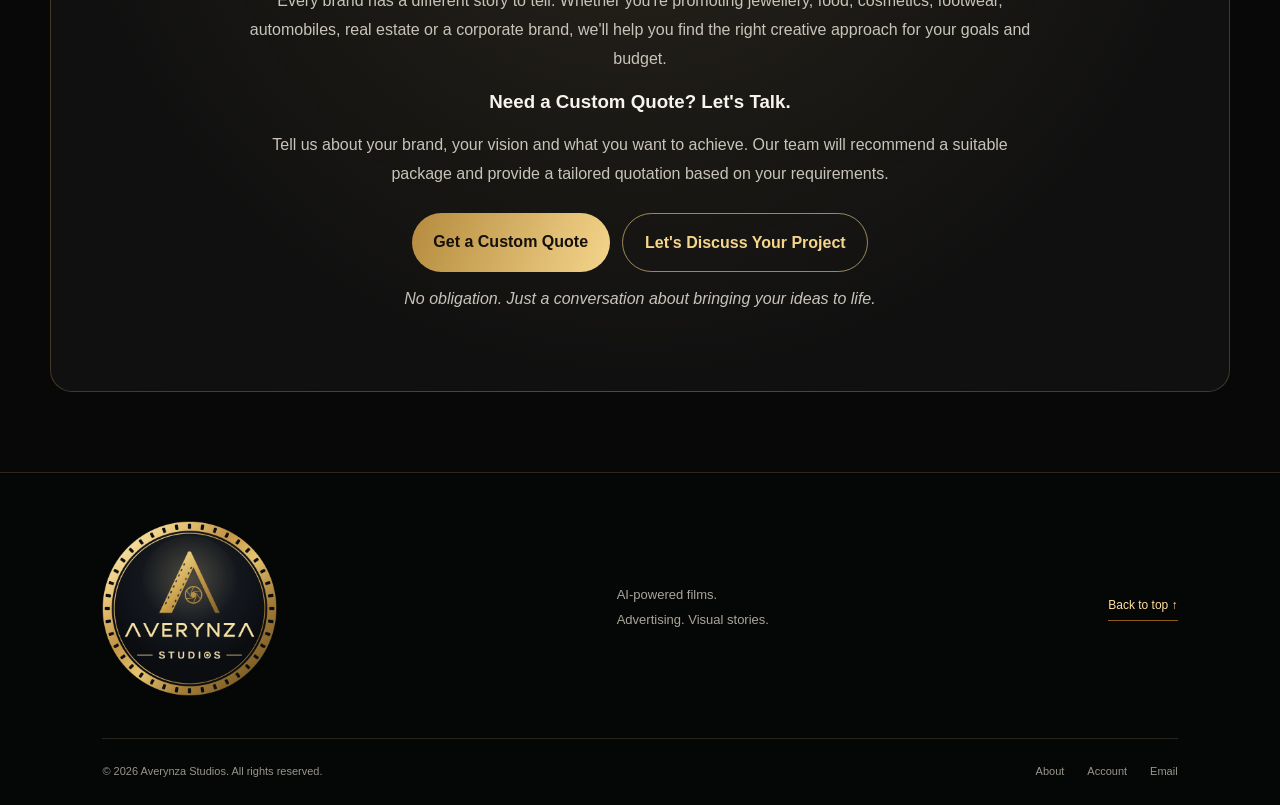
<file: pricing.html>
<!DOCTYPE html>
<html lang="en">
<head>
  <meta charset="UTF-8">
  <meta name="viewport" content="width=device-width, initial-scale=1.0">
  <meta name="description" content="Explore AI-powered advertising video packages from Averynza Studios, from Essential Ads to cinematic brand films.">
  <title>Creative Packages & Pricing | AVERYNZA STUDIOS</title>
  <link rel="stylesheet" href="style.css">
  <style>
    .pricing-page{--gold:#d8b56a;--gold-bright:#f4d58b;--ink:#080808;--panel:#111;--muted:#b7b3aa;color:#f7f4ed;background:#080808;min-height:100vh}
    .pricing-hero{padding:clamp(4rem,9vw,8rem) 1.25rem 3rem;text-align:center;background:radial-gradient(ellipse at 50% 0%,rgba(216,181,106,.17),transparent 58%)}
    .pricing-eyebrow{color:var(--gold-bright);letter-spacing:.24em;text-transform:uppercase;font-size:.75rem;font-weight:700}
    .pricing-hero h1{font-size:clamp(2.4rem,6vw,5.4rem);line-height:1.05;max-width:950px;margin:1rem auto;background:linear-gradient(110deg,#fff 20%,#e4c77f 55%,#fff0c4 80%);-webkit-background-clip:text;background-clip:text;color:transparent}
    .pricing-hero p{max-width:760px;margin:1rem auto;color:#c9c4b9;line-height:1.8}
    .pricing-wrap{width:min(1180px,calc(100% - 2rem));margin:0 auto;padding:2rem 0 5rem}
    .pricing-section-title{text-align:center;margin:2rem auto 2.5rem}
    .pricing-section-title h2{font-size:clamp(1.8rem,4vw,3rem);margin:.4rem 0;color:#f8f4eb}
    .pricing-section-title p{color:var(--muted);line-height:1.7}
    .pricing-grid{display:grid;grid-template-columns:repeat(2,minmax(0,1fr));gap:1.2rem}
    .price-card{position:relative;border:1px solid rgba(216,181,106,.28);border-radius:18px;padding:clamp(1.35rem,3vw,2rem);background:linear-gradient(145deg,rgba(255,255,255,.055),rgba(255,255,255,.018));box-shadow:0 18px 45px rgba(0,0,0,.22);display:flex;flex-direction:column;min-width:0}
    .price-card.featured{border-color:rgba(244,213,139,.78);background:linear-gradient(145deg,rgba(216,181,106,.13),rgba(255,255,255,.025))}
    .price-tag{font-size:.72rem;letter-spacing:.16em;text-transform:uppercase;color:var(--gold-bright);font-weight:700}
    .price-card h3{font-size:1.6rem;margin:.65rem 0 .35rem}
    .price-amount{font-size:clamp(1.8rem,4vw,2.6rem);font-weight:800;letter-spacing:-.04em;color:#f4d58b;line-height:1.2}
    .price-amount small{font-size:.88rem;font-weight:500;letter-spacing:0;color:#c8c2b6}
    .price-meta{color:#c9c4b9;margin:.65rem 0 1rem;font-size:.93rem}
    .price-card ul{padding:0;margin:.5rem 0 1.5rem;list-style:none;display:grid;gap:.7rem}
    .price-card li{color:#e3dfd6;line-height:1.5;padding-left:1.45rem;position:relative}
    .price-card li:before{content:"✦";position:absolute;left:0;color:var(--gold-bright);font-size:.8rem;top:.15rem}
    .price-card .price-cta{margin-top:auto;display:inline-flex;align-items:center;justify-content:center;text-align:center;text-decoration:none;background:linear-gradient(110deg,#b58b3e,#f4d58b);color:#16110a;font-weight:800;padding:.9rem 1rem;border-radius:999px;transition:transform .2s,filter .2s}
    .price-card .price-cta:hover{transform:translateY(-2px);filter:brightness(1.08)}
    .price-card .secondary-cta{background:transparent;color:#f4d58b;border:1px solid rgba(244,213,139,.55)}
    .pricing-note{text-align:center;color:#aaa59a;font-size:.9rem;line-height:1.7;margin:1.5rem auto 0;max-width:850px}
    .monthly-panel{display:grid;grid-template-columns:1.05fr 1fr;gap:2rem;align-items:center;border:1px solid rgba(216,181,106,.45);border-radius:22px;padding:clamp(1.5rem,4vw,3rem);background:radial-gradient(ellipse at top left,rgba(216,181,106,.14),transparent 65%),#101010}
    .monthly-panel h2{font-size:clamp(2rem,4vw,3.4rem);margin:.7rem 0}
    .monthly-panel .lead{color:#c9c4b9;line-height:1.8}
    .monthly-price{font-size:clamp(2.4rem,5vw,4rem);font-weight:850;color:#f4d58b;line-height:1.1}
    .monthly-price span{display:block;font-size:1rem;color:#c9c4b9;font-weight:500;margin-top:.35rem}
    .monthly-panel ul{list-style:none;padding:0;margin:1.3rem 0;display:grid;gap:.7rem}
    .monthly-panel li{padding-left:1.4rem;position:relative;color:#e4dfd4;line-height:1.5}
    .monthly-panel li:before{content:"✓";position:absolute;left:0;color:#f4d58b;font-weight:800}
    .ideal-for{border-left:2px solid #cba85d;padding:.2rem 0 .2rem 1rem;color:#c9c4b9;line-height:1.7;margin:1.25rem 0}
    .custom-quote{margin-top:5rem;text-align:center;padding:clamp(2rem,6vw,4rem) 1.25rem;border:1px solid rgba(216,181,106,.25);border-radius:22px;background:radial-gradient(ellipse at 50% 0%,rgba(216,181,106,.13),transparent 70%),#101010}
    .custom-quote h2{font-size:clamp(2rem,4.5vw,3.5rem);margin:.6rem 0}
    .custom-quote p{max-width:800px;margin:.8rem auto;color:#c9c4b9;line-height:1.8}
    .quote-actions{display:flex;justify-content:center;gap:.8rem;flex-wrap:wrap;margin-top:1.5rem}
    .quote-actions a{display:inline-flex;justify-content:center;text-decoration:none;padding:.95rem 1.35rem;border-radius:999px;background:linear-gradient(110deg,#b58b3e,#f4d58b);color:#151009;font-weight:800}
    .quote-actions a:last-child{background:transparent;color:#f4d58b;border:1px solid rgba(244,213,139,.6)}
    .pricing-page a:focus-visible{outline:2px solid #fff0bd;outline-offset:4px}
    @media(max-width:760px){.pricing-grid{grid-template-columns:1fr}.monthly-panel{grid-template-columns:1fr}.pricing-wrap{width:min(100% - 1.2rem,600px)}.pricing-hero{padding-top:4rem}}
  </style>
</head>
<body>
<header class="site-header">
<a class="brand" href="index.html" aria-label="Averynza Studios home"><img class="brand-logo" src="Averynza Studios Golden Emblem.png" alt="Averynza Studios"></a>
<button class="menu-toggle" id="menuToggle" aria-expanded="false" aria-controls="mainNav" aria-label="Open navigation"><span></span><span></span></button>
<nav class="navigation" id="mainNav" aria-label="Main navigation">
<a href="index.html">Home</a>
<a href="index.html#services">Services</a>
<a href="index.html#studio">Studio</a>
<a href="index.html#contact" >Contact</a>
<!-- <a href="pricing.html">Packages</a> -->
<div class="nav-dropdown">
<button class="nav-dropdown-toggle nav-cta active" type="button" aria-expanded="false" aria-controls="industriesMenu">Industries <span aria-hidden="true">▾</span></button>
<div class="nav-dropdown-menu" id="industriesMenu">
<a href="industries.html#all">All</a>
<a href="industries.html#adfilms">Ad Films</a>
<a href="industries.html#aifilms">AI Films</a>
<a href="industries.html#architecture">Architecture &amp; Infrastructure</a>
<a href="industries.html#corporate">Corporate</a>
<a href="industries.html#promo">Promotional</a>
<a href="industries.html#social">Social Media</a>
<a href="industries.html#others">Others</a>
</div></div>
</nav></header>
<main class="pricing-page">
  <section class="pricing-hero">
    <div class="pricing-eyebrow">AVERYNZA STUDIOS · AI-POWERED ADVERTISING</div>
    <h1>Creative Packages, Crafted Around Your Brand</h1>
    <p><strong>Exceptional Visuals. Flexible Creative Solutions.</strong><br>From short promotional videos to cinematic brand films, we create AI-powered advertising tailored to your brand, audience and campaign goals.</p>
    <p>Choose a package that suits your needs, or let us create a customized solution for your next big idea.</p>
  </section>

  <div class="pricing-wrap">
    <section aria-labelledby="monthly-heading">
      <div class="pricing-section-title">
        <div class="pricing-eyebrow">MONTHLY PLAN · ENTRY LEVEL</div>
        <h2 id="monthly-heading">Essential Ad — Monthly</h2>
        <p>Consistent promotional content for growing businesses.</p>
      </div>
      <article class="monthly-panel">
        <div>
          <div class="price-tag">Affordable · Monthly plan</div>
          <h2>Essential Ad</h2>
          <div class="monthly-price">₹14,999 <span>/ month</span></div>
          <p class="lead">For small businesses that need consistent promotional content without the cost of a full-scale production.</p>
          <div class="ideal-for"><strong>Ideal for:</strong> restaurants, food brands, boutiques, local retailers, small product businesses and social media promotions.</div>
          <a class="price-cta" href="index.html#contact">Enquire About This Package</a>
        </div>
        <div>
          <h3>What's included</h3>
          <ul>
            <li>3 AI promotional videos per month</li>
            <li>Up to 30 seconds per video</li>
            <li>Up to 720p HD resolution</li>
            <li>Basic AI visuals and editing</li>
            <li>Background music</li>
            <li>One agreed aspect ratio per video</li>
            <li>One revision round per video</li>
            <li>Client-provided product images, logo and content</li>
            <li>Monthly delivery schedule agreed at the start</li>
          </ul>
          <p class="price-meta">Voice-over, complex storylines, extra revisions, multiple aspect ratios and urgent delivery are available as paid add-ons.</p>
        </div>
      </article>
    </section>

    <section aria-labelledby="one-time-heading">
      <div class="pricing-section-title">
        <div class="pricing-eyebrow">ONE-TIME PROJECTS</div>
        <h2 id="one-time-heading">Find Your Creative Fit</h2>
        <p>Clear options for everything from a simple promotional video to a full brand story.</p>
      </div>
      <div class="pricing-grid">
        <article class="price-card">
          <div class="price-tag">Entry-level production</div>
          <h3>Essential Ad</h3>
          <div class="price-amount">₹6,999</div>
          <p class="price-meta">Up to 30 seconds · 720p HD</p>
          <ul>
            <li>One simple AI promotional video</li>
            <li>Basic editing and background music</li>
            <li>One agreed aspect ratio</li>
            <li>No revisions after production begins</li>
            <li>Target delivery: 5–7 working days</li>
          </ul>
          <a class="price-cta secondary-cta" href="index.html#contact">Enquire About Essential</a>
        </article>

        <article class="price-card featured">
          <div class="price-tag">Popular choice</div>
          <h3>Signature Ad</h3>
          <div class="price-amount">₹14,999–₹19,999</div>
          <p class="price-meta">Up to 30 seconds · 1080p Full HD</p>
          <ul>
            <li>Creative concept and script</li>
            <li>Multi-scene AI commercial</li>
            <li>Voice-over, music and sound design</li>
            <li>One primary aspect ratio</li>
            <li>Two consolidated revision rounds</li>
            <li>Target delivery: 7–12 working days</li>
          </ul>
          <a class="price-cta" href="index.html#contact">Choose Signature</a>
        </article>

        <article class="price-card">
          <div class="price-tag">Cinematic storytelling</div>
          <h3>Cinematic Campaign</h3>
          <div class="price-amount">₹29,999–₹49,999</div>
          <p class="price-meta">30–60 seconds · 1080p Full HD</p>
          <ul>
            <li>Detailed concept and storyboard</li>
            <li>Cinematic, multi-scene production</li>
            <li>Voice-over and sound design</li>
            <li>One agreed alternate cutdown or version</li>
            <li>Two consolidated revision rounds</li>
            <li>Target delivery: 10–18 working days</li>
          </ul>
          <a class="price-cta secondary-cta" href="index.html#contact">Plan a Campaign</a>
        </article>

        <article class="price-card">
          <div class="price-tag">Bespoke production</div>
          <h3>Brand Film</h3>
          <div class="price-amount">₹59,999–₹1,49,999+</div>
          <p class="price-meta">1–3 minutes · Custom production</p>
          <ul>
            <li>Corporate films and brand storytelling</li>
            <li>Script, storyboard and creative direction</li>
            <li>Multi-scene AI film production</li>
            <li>Voice-over, music and professional editing</li>
            <li>Two revision rounds at agreed milestones</li>
            <li>Delivery schedule based on project scope</li>
          </ul>
          <a class="price-cta secondary-cta" href="index.html#contact">Discuss a Brand Film</a>
        </article>
      </div>
      <p class="pricing-note">All prices are starting prices. Final quotations depend on video duration, creative complexity, deliverables and production requirements.</p>
    </section>

    <section class="custom-quote" aria-labelledby="quote-heading">
      <div class="pricing-eyebrow">LET'S CREATE SOMETHING DISTINCTIVE</div>
      <h2 id="quote-heading">Not Sure Which Package Is Right for You?</h2>
      <p>Every brand has a different story to tell. Whether you're promoting jewellery, food, cosmetics, footwear, automobiles, real estate or a corporate brand, we'll help you find the right creative approach for your goals and budget.</p>
      <h3>Need a Custom Quote? Let's Talk.</h3>
      <p>Tell us about your brand, your vision and what you want to achieve. Our team will recommend a suitable package and provide a tailored quotation based on your requirements.</p>
      <div class="quote-actions">
        <a href="index.html#contact">Get a Custom Quote</a>
        <a href="mailto:averynzastudios@gmail.com?subject=Project%20Enquiry%20%E2%80%94%20Averynza%20Studios">Let's Discuss Your Project</a>
      </div>
      <p><em>No obligation. Just a conversation about bringing your ideas to life.</em></p>
    </section>
  </div>
</main>
<footer class="site-footer"><div class="footer-top">
<a class="brand footer-brand" href="index.html"><img class="brand-logo" src="Averynza Studios Golden Emblem.png" alt="Averynza Studios"></a>
<p>AI-powered films.<br>Advertising. Visual stories.</p><a class="back-to-top" href="#">Back to top ↑</a>
</div><div class="footer-bottom"><span>© <span id="year">2026</span> Averynza Studios. All rights reserved.</span>
<div><a href="index.html#studio">About</a><a href="auth.html">Account</a><a href="mailto:averynzastudios@gmail.com">Email</a></div></div></footer>
<script>
  document.getElementById("year")?.replaceChildren(document.createTextNode(new Date().getFullYear()));
</script>
</body>
</html>
</file>
<file: style.css>
/* =========================================
AVERYNZA STUDIOS — CINEMATIC WEBSITE
Black, gold and luxury film aesthetic
========================================= */
:root {
--bg: #080909;
--bg-soft: #101110;
--bg-card: #141310;
--ink: #f6f1e7;
--muted: #aaa69b;
--line: #30291d;
--gold: #dca642;
--gold-light: #ffe0a0;
--gold-dark: #8f5d19;
--white: #ffffff;
--font-body: "DM Sans", sans-serif;
--font-heading: "Manrope", sans-serif;
}
* {
margin: 0;
padding: 0;
box-sizing: border-box;
}
html {
scroll-behavior: smooth;
scroll-padding-top: 100px;
background: var(--bg);
}
body {
background: var(--bg);
color: var(--ink);
font-family: var(--font-body);
line-height: 1.7;
-webkit-font-smoothing: antialiased;
}
a {
color: inherit;
text-decoration: none;
}
img {
display: block;
max-width: 100%;
}
button {
font: inherit;
}
::selection {
background: var(--gold);
color: #080909;
}
.skip-link {
position: absolute;
top: -100px;
left: 20px;
z-index: 1000;
padding: 12px 18px;
color: #080909;
background: var(--gold-light);
}
.skip-link:focus {
top: 10px;
}
a:focus-visible,
button:focus-visible {
outline: 2px solid var(--gold-light);
outline-offset: 5px;
}
/* =========================================
HEADER
========================================= */
.site-header {
min-height: 92px;
padding: 12px 6%;
display: flex;
align-items: center;
justify-content: space-between;
gap: 30px;
position: sticky;
top: 0;
z-index: 100;
background: rgba(5, 6, 6, 0.97);
border-bottom: 1px solid var(--line);
backdrop-filter: blur(18px);
}
.brand {
display: inline-flex;
align-items: center;
flex-shrink: 0;
}
.brand-logo {
display: block;
width: 155px;
height: auto;
max-width: 100%;
object-fit: contain;
}
.site-header .brand-logo,
.footer-brand .brand-logo,
.studio-logo {
mix-blend-mode: screen;
}
.navigation {
display: flex;
align-items: center;
gap: clamp(13px, 1.8vw, 26px);
}
.navigation > a {
color: #d1cec4;
font-size: 12px;
font-weight: 500;
transition: color 0.25s ease;
}
.navigation > a:hover,
.navigation > a.active {
color: var(--gold-light);
}
.navigation > a.active {
text-decoration: underline;
text-decoration-color: var(--gold);
text-underline-offset: 7px;
}
.navigation .nav-cta {
padding: 11px 16px;
color: #100d07;
background: linear-gradient(
120deg,
var(--gold-light),
var(--gold),
#bd8129
);
font-weight: 700;
white-space: nowrap;
}
.navigation .nav-cta:hover {
color: #080909;
box-shadow: 0 0 22px rgba(220, 166, 66, 0.2);
}
.menu-toggle {
display: none;
width: 44px;
height: 44px;
border: 1px solid var(--line);
background: var(--bg-soft);
cursor: pointer;
}
.menu-toggle span {
display: block;
width: 22px;
height: 2px;
margin: 6px auto;
background: var(--gold-light);
transition: transform 0.25s ease;
}
.menu-toggle[aria-expanded="true"] span:first-child {
transform: translateY(4px) rotate(45deg);
}
.menu-toggle[aria-expanded="true"] span:last-child {
transform: translateY(-4px) rotate(-45deg);
}
/* =========================================
CINEMATIC HEADER BANNER
========================================= */
.cinema-banner {
position: relative;
width: 100%;
overflow: hidden;
isolation: isolate;
background: #050606;
border-bottom: 1px solid #4d3518;
}
.cinema-banner-image {
display: block;
width: 100%;
height: auto;
aspect-ratio: 1920 / 640;
object-fit: cover;
object-position: center;
}
/* Subtle overlay for legibility */
.banner-overlay {
position: absolute;
inset: 0;
display: flex;
flex-direction: column;
justify-content: flex-end;
align-items: flex-start;
gap: 15px;
padding: 0 6% 65px;
background: linear-gradient(
to top,
rgba(0, 0, 0, 0.6),
transparent 38%
);
}
.banner-kicker {
color: #fff0cb;
font-size: 10px;
font-weight: 700;
letter-spacing: 2.5px;
text-shadow: 0 2px 12px #000;
}
.banner-cta {
display: inline-flex;
align-items: center;
gap: 22px;
padding: 12px 18px;
border: 1px solid rgba(255, 224, 160, 0.75);
background: rgba(8, 9, 9, 0.7);
color: var(--gold-light);
font-size: 12px;
font-weight: 600;
transition: background 0.25s ease, color 0.25s ease;
}
.banner-cta:hover {
background: var(--gold);
color: #080909;
}
.banner-cta span {
font-size: 18px;
}
.banner-bottom {
position: absolute;
right: 6%;
bottom: 24px;
display: flex;
align-items: center;
gap: 15px;
color: #f4e9d1;
font-size: 9px;
font-weight: 600;
letter-spacing: 1.5px;
text-shadow: 0 2px 10px #000;
}
.banner-dot {
color: var(--gold);
font-size: 12px;
}
/* =========================================
COMMON SECTIONS
========================================= */
main > section {
padding-left: 8%;
padding-right: 8%;
}
.eyebrow {
display: inline-block;
color: #c8c1b3;
font-size: 10px;
font-weight: 700;
letter-spacing: 2px;
line-height: 1.7;
}
.gold-text {
color: var(--gold-light);
}
.section-number {
color: #938a79;
font-size: 10px;
letter-spacing: 1.6px;
white-space: nowrap;
}
.section-heading {
display: flex;
justify-content: space-between;
align-items: flex-end;
gap: 25px;
margin-bottom: 45px;
}
.section-heading h2 {
margin-top: 13px;
font-family: var(--font-heading);
font-size: clamp(30px, 4vw, 48px);
font-weight: 600;
line-height: 1.2;
letter-spacing: -2px;
}
.section-description {
margin-top: 12px;
color: var(--muted);
font-size: 14px;
}
.text-link {
display: inline-flex;
align-items: center;
gap: 16px;
padding-bottom: 7px;
border-bottom: 1px solid var(--gold-dark);
color: var(--gold-light);
font-size: 12px;
font-weight: 700;
}
.text-link span {
font-size: 19px;
transition: transform 0.25s ease;
}
.text-link:hover span {
transform: translate(4px, -3px);
}
.read-link {
display: inline-block;
margin-top: 20px;
padding-bottom: 5px;
border-bottom: 1px solid var(--gold-dark);
color: var(--gold-light);
font-size: 12px;
font-weight: 700;
}
.read-link:hover {
color: var(--white);
}
/* =========================================
INTRODUCTION
========================================= */
.hero-intro {
position: relative;
isolation: isolate;
overflow: hidden;
padding-top: 70px;
padding-bottom: 100px;
background:
radial-gradient(
ellipse at 82% 42%,
rgba(131, 81, 24, 0.12),
transparent 38%
),
var(--bg);
}
.hero-top {
display: flex;
justify-content: space-between;
align-items: center;
gap: 20px;
}
.status-dot {
display: inline-block;
width: 7px;
height: 7px;
margin-right: 8px;
border-radius: 50%;
background: var(--gold);
box-shadow: 0 0 12px rgba(220, 166, 66, 0.8);
}
.hero-index {
color: #938a79;
font-size: 10px;
letter-spacing: 1.4px;
text-align: right;
}
.hero-intro h1 {
position: relative;
z-index: 1;
max-width: 1050px;
margin-top: 80px;
font-family: var(--font-heading);
font-size: clamp(60px, 9vw, 125px);
font-weight: 600;
line-height: 1;
letter-spacing: -0.085em;
}
.hero-intro h1 span {
color: var(--gold);
background: linear-gradient(
100deg,
#fff0c8,
#e8b95c 42%,
#a66c20 75%,
#ffe0a0
);
background-clip: text;
-webkit-background-clip: text;
-webkit-text-fill-color: transparent;
}
.hero-bottom {
display: flex;
justify-content: space-between;
align-items: flex-end;
gap: 35px;
margin-top: 45px;
}
.hero-bottom p {
max-width: 455px;
color: #b8b4aa;
font-size: 15px;
line-height: 1.95;
}
.hero-bottom .text-link {
flex-shrink: 0;
}
/* =========================================
FEATURED STORY
========================================= */
.featured-section {
padding-top: 95px;
padding-bottom: 100px;
background: #0e0e0d;
border-top: 1px solid var(--line);
border-bottom: 1px solid var(--line);
}
.featured-card {
display: grid;
grid-template-columns: 1.15fr 0.85fr;
overflow: hidden;
border: 1px solid #35291b;
background: #111110;
}
.featured-image {
position: relative;
min-height: 420px;
overflow: hidden;
background: #151310;
}
.featured-image img {
width: 100%;
height: 100%;
min-height: 420px;
object-fit: cover;
filter: brightness(0.8);
transition: transform 0.7s ease, filter 0.7s ease;
}
.featured-card:hover .featured-image img {
transform: scale(1.04);
filter: brightness(1);
}
.image-label {
position: absolute;
left: 24px;
bottom: 24px;
padding: 10px 14px;
background: rgba(8, 9, 9, 0.88);
border: 1px solid var(--gold-dark);
color: var(--gold-light);
font-size: 9px;
font-weight: 700;
letter-spacing: 1.5px;
}
.image-arrow {
position: absolute;
top: 18px;
right: 18px;
display: grid;
place-items: center;
width: 43px;
height: 43px;
border: 1px solid rgba(255, 224, 160, 0.65);
border-radius: 50%;
background: rgba(8, 9, 9, 0.8);
color: var(--gold-light);
font-size: 19px;
transition: background 0.3s ease, transform 0.3s ease;
}
a:hover .image-arrow {
background: var(--gold);
color: #080909;
transform: rotate(45deg);
}
.featured-copy {
display: flex;
flex-direction: column;
align-items: flex-start;
justify-content: center;
padding: clamp(28px, 4.5vw, 65px);
}
.featured-copy h2 {
margin-top: 25px;
font-family: var(--font-heading);
font-size: clamp(27px, 3.5vw, 46px);
font-weight: 600;
line-height: 1.22;
letter-spacing: -1.7px;
}
.featured-copy p {
margin-top: 20px;
color: var(--muted);
font-size: 14px;
line-height: 1.95;
}
/* =========================================
INSIGHTS GRID
========================================= */
.insights-section {
padding-top: 110px;
padding-bottom: 120px;
background: var(--bg);
}
.article-grid {
display: grid;
grid-template-columns: repeat(3, minmax(0, 1fr));
gap: 30px;
}
.article-card {
min-width: 0;
}
.article-image {
position: relative;
display: block;
overflow: hidden;
aspect-ratio: 4 / 3;
background: #191713;
border: 1px solid #29241b;
}
.article-image img {
width: 100%;
height: 100%;
object-fit: cover;
filter: brightness(0.78);
transition: transform 0.6s ease, filter 0.6s ease;
}
.article-image:hover img {
transform: scale(1.06);
filter: brightness(1);
}
.article-meta {
display: flex;
justify-content: space-between;
gap: 10px;
margin-top: 23px;
padding-bottom: 13px;
border-bottom: 1px solid var(--line);
color: #b9a27a;
font-size: 9px;
font-weight: 700;
letter-spacing: 1.2px;
}
.article-card h3 {
margin-top: 19px;
font-family: var(--font-heading);
font-size: clamp(19px, 2vw, 25px);
font-weight: 600;
line-height: 1.42;
letter-spacing: -0.7px;
}
.article-card h3 a {
transition: color 0.25s ease;
}
.article-card h3 a:hover {
color: var(--gold-light);
}
.article-card > p {
margin-top: 13px;
color: var(--muted);
font-size: 13px;
line-height: 1.95;
}
/* =========================================
STATEMENT
========================================= */
.statement {
position: relative;
isolation: isolate;
overflow: hidden;
padding-top: 105px;
padding-bottom: 110px;
background:
radial-gradient(
ellipse at 85% 45%,
rgba(170, 104, 27, 0.15),
transparent 40%
),
#10100e;
border-top: 1px solid #3d2d19;
border-bottom: 1px solid #3d2d19;
}
.statement .eyebrow {
color: var(--gold-light);
}
.statement h2 {
margin-top: 27px;
font-family: var(--font-heading);
font-size: clamp(42px, 7vw, 88px);
font-weight: 600;
line-height: 1.12;
letter-spacing: -3.5px;
}
.statement h2 span {
color: var(--gold);
}
.statement > p {
max-width: 490px;
margin-top: 24px;
margin-bottom: 30px;
color: #b8b4aa;
font-size: 14px;
line-height: 1.9;
}
.statement-orb {
position: absolute;
z-index: -1;
top: 50%;
right: 8%;
transform: translateY(-50%);
display: grid;
place-items: center;
width: clamp(150px, 24vw, 320px);
aspect-ratio: 1;
border: 1px solid rgba(220, 166, 66, 0.15);
border-radius: 50%;
color: rgba(220, 166, 66, 0.1);
font-family: Georgia, serif;
font-size: clamp(65px, 11vw, 145px);
}
/* =========================================
SERVICES
========================================= */
.services-section {
padding-top: 110px;
padding-bottom: 115px;
background: var(--bg);
}
.service-list {
border-top: 1px solid var(--line);
}
.service-row {
display: grid;
grid-template-columns: 50px 1fr 1fr 25px;
align-items: center;
gap: 20px;
min-height: 105px;
padding: 22px 0;
border-bottom: 1px solid var(--line);
transition: padding 0.3s ease, background 0.3s ease;
}
.service-row:hover {
padding-left: 14px;
padding-right: 14px;
background: #11110f;
}
.service-number {
color: var(--gold);
font-size: 11px;
}
.service-row h3 {
font-family: var(--font-heading);
font-size: clamp(18px, 2.4vw, 28px);
font-weight: 600;
letter-spacing: -0.8px;
}
.service-detail {
color: var(--muted);
font-size: 12px;
}
.service-arrow {
color: var(--gold);
font-size: 22px;
text-align: right;
}
/* =========================================
PROCESS
========================================= */
.process-section {
display: grid;
grid-template-columns: 1fr 0.9fr;
gap: 85px;
padding-top: 110px;
padding-bottom: 110px;
background: #10100e;
border-top: 1px solid var(--line);
border-bottom: 1px solid var(--line);
}
.process-copy h2 {
margin-top: 25px;
font-family: var(--font-heading);
font-size: clamp(40px, 5vw, 66px);
font-weight: 600;
line-height: 1.15;
letter-spacing: -2.5px;
}
.process-copy h2 span {
color: var(--gold);
}
.process-copy > p {
max-width: 440px;
margin-top: 25px;
color: var(--muted);
font-size: 14px;
line-height: 1.95;
}
.process-steps > div {
display: grid;
grid-template-columns: 45px 1fr;
gap: 18px;
padding: 22px 0;
border-bottom: 1px solid var(--line);
}
.process-steps > div:first-child {
border-top: 1px solid var(--line);
}
.process-steps > div > span {
color: var(--gold);
font-size: 11px;
}
.process-steps h3 {
font-family: var(--font-heading);
font-size: 19px;
font-weight: 600;
}
.process-steps p {
margin-top: 5px;
color: var(--muted);
font-size: 13px;
}
/* =========================================
STUDIO
========================================= */
.studio-section {
padding-top: 110px;
padding-bottom: 115px;
text-align: center;
background:
radial-gradient(
ellipse at center,
rgba(160, 101, 29, 0.09),
transparent 58%
),
var(--bg);
}
.studio-logo {
width: min(240px, 65%);
margin: 0 auto 35px;
filter: drop-shadow(0 0 25px rgba(220, 166, 66, 0.09));
}
.studio-section .eyebrow {
color: var(--gold-light);
}
.studio-section h2 {
max-width: 870px;
margin: 24px auto 0;
font-family: var(--font-heading);
font-size: clamp(36px, 5.5vw, 68px);
font-weight: 600;
line-height: 1.2;
letter-spacing: -2.5px;
}
.studio-section > p {
max-width: 580px;
margin: 25px auto 0;
color: var(--muted);
font-size: 14px;
line-height: 1.95;
}
/* =========================================
CONTACT
========================================= */
.contact-section {
padding-top: 95px;
padding-bottom: 100px;
background:
radial-gradient(
ellipse at 100% 0%,
rgba(220, 166, 66, 0.14),
transparent 45%
),
#14110c;
border-top: 1px solid #4a3418;
}
.contact-section .eyebrow {
color: var(--gold-light);
}
.contact-section h2 {
margin-top: 25px;
font-family: var(--font-heading);
font-size: clamp(52px, 8vw, 105px);
font-weight: 600;
line-height: 1.03;
letter-spacing: -5px;
}
.contact-section h2 span {
color: var(--gold);
}
.contact-section > p {
margin-top: 25px;
color: #c1b9aa;
font-size: 15px;
}
.contact-button {
display: inline-flex;
justify-content: space-between;
align-items: center;
gap: 35px;
margin-top: 32px;
padding: 17px 23px;
background: linear-gradient(
120deg,
var(--gold-light),
var(--gold),
#bd8129
);
color: #100d07;
font-size: 13px;
font-weight: 700;
transition: box-shadow 0.25s ease, transform 0.25s ease;
}
.contact-button:hover {
transform: translateY(-2px);
box-shadow: 0 8px 28px rgba(220, 166, 66, 0.2);
}
.contact-button span {
font-size: 20px;
}
.contact-section > small {
display: block;
margin-top: 18px;
color: #a9a08e;
font-size: 11px;
}
/* =========================================
FOOTER
========================================= */
.site-footer {
padding: 48px 8% 25px;
background: #050606;
border-top: 1px solid #302719;
}
.footer-top {
display: flex;
justify-content: space-between;
align-items: center;
gap: 25px;
padding-bottom: 42px;
}
.footer-brand .brand-logo {
width: 175px;
}
.footer-top > p {
color: #aaa69b;
font-size: 13px;
line-height: 1.9;
}
.back-to-top {
padding-bottom: 5px;
border-bottom: 1px solid var(--gold-dark);
color: var(--gold-light);
font-size: 12px;
}
.back-to-top:hover {
color: var(--white);
}
.footer-bottom {
display: flex;
justify-content: space-between;
align-items: center;
gap: 20px;
padding-top: 23px;
border-top: 1px solid #29251e;
color: #99958b;
font-size: 11px;
}
.footer-bottom > div {
display: flex;
flex-wrap: wrap;
gap: 23px;
}
.footer-bottom a:hover {
color: var(--gold-light);
}
/* =========================================
ARTICLE POPUP
Works with the previous script.js
========================================= */
.article-dialog {
width: min(720px, 92%);
max-width: 720px;
max-height: 85vh;
margin: auto;
padding: 0;
overflow: auto;
border: 1px solid #60451e;
background: #10100e;
color: var(--ink);
}
.article-dialog::backdrop {
background: rgba(0, 0, 0, 0.84);
backdrop-filter: blur(5px);
}
.dialog-header {
display: flex;
align-items: center;
justify-content: space-between;
gap: 20px;
padding: 22px 28px;
border-bottom: 1px solid var(--line);
}
.dialog-close {
width: 42px;
height: 42px;
border: 1px solid var(--line);
background: transparent;
color: var(--gold-light);
cursor: pointer;
}
.dialog-close:hover {
background: var(--gold);
color: #080909;
}
.dialog-content {
padding: 35px;
overflow-wrap: anywhere;
}
.dialog-content h2 {
margin-bottom: 20px;
font-family: var(--font-heading);
font-size: clamp(28px, 5vw, 44px);
line-height: 1.2;
letter-spacing: -1.5px;
}
.dialog-intro {
margin-bottom: 30px;
color: var(--muted);
font-size: 15px;
line-height: 1.9;
}
#dialogBody section {
margin-top: 25px;
}
#dialogBody h3 {
margin-bottom: 8px;
color: var(--gold-light);
font-family: var(--font-heading);
font-size: 19px;
}
#dialogBody p {
color: var(--muted);
font-size: 14px;
line-height: 1.9;
}
.dialog-contact {
display: inline-block;
margin-top: 35px;
padding: 14px 20px;
background: var(--gold);
color: #080909;
font-size: 13px;
font-weight: 700;
}
/* =========================================
TABLET
========================================= */
@media (max-width: 1100px) {
.site-header {
padding-left: 5%;
padding-right: 5%;
gap: 20px;
}
.site-header .brand-logo {
width: 135px;
}
.navigation {
gap: 12px;
}
.navigation > a {
font-size: 11px;
}
.navigation .nav-cta {
padding: 10px 12px;
}
main > section {
padding-left: 6%;
padding-right: 6%;
}
.article-grid {
gap: 22px;
}
.process-section {
gap: 45px;
}
}
/* =========================================
MOBILE NAVIGATION
========================================= */
@media (max-width: 820px) {
.site-header {
min-height: 76px;
padding: 10px 5%;
}
.site-header .brand-logo {
width: 120px;
}
.menu-toggle {
display: block;
flex-shrink: 0;
}
.navigation {
position: absolute;
top: 100%;
left: 0;
right: 0;
display: flex;
flex-direction: column;
align-items: stretch;
gap: 0;
padding: 10px 5% 24px;
background: #080909;
border-bottom: 1px solid var(--line);
visibility: hidden;
opacity: 0;
transform: translateY(-8px);
transition:
opacity 0.2s ease,
transform 0.2s ease,
visibility 0.2s ease;
}
.navigation.is-open {
visibility: visible;
opacity: 1;
transform: translateY(0);
}
.navigation > a {
padding: 14px 0;
border-bottom: 1px solid var(--line);
font-size: 13px;
}
.navigation .nav-cta {
margin-top: 14px;
padding: 14px;
border-bottom: 0;
text-align: center;
}
/* Banner uses the full image width on tablets */
.cinema-banner-image {
aspect-ratio: 16 / 7;
object-fit: cover;
}
.banner-overlay {
padding: 0 5% 45px;
}
.banner-bottom {
right: 5%;
bottom: 15px;
gap: 9px;
font-size: 8px;
letter-spacing: 1px;
}
.hero-intro {
padding-top: 48px;
padding-bottom: 75px;
}
.hero-intro h1 {
margin-top: 65px;
}
.featured-card {
grid-template-columns: 1fr;
}
.featured-image,
.featured-image img {
min-height: 330px;
}
.featured-copy {
padding: 35px;
}
.article-grid {
grid-template-columns: repeat(2, minmax(0, 1fr));
row-gap: 42px;
}
.process-section {
grid-template-columns: 1fr;
gap: 45px;
}
.service-row {
grid-template-columns: 35px 1fr 25px;
}
.service-detail {
display: none;
}
.statement-orb {
right: -6%;
opacity: 0.65;
}
}
/* =========================================
SMALL MOBILE
========================================= */
@media (max-width: 540px) {
main > section {
padding-left: 6%;
padding-right: 6%;
}
.site-header .brand-logo {
width: 105px;
}
/* Banner remains full-width and preserves its crop */
.cinema-banner-image {
aspect-ratio: 4 / 3;
object-fit: cover;
object-position: center;
}
.banner-overlay {
padding: 0 5% 55px;
gap: 8px;
}
.banner-kicker {
font-size: 8px;
letter-spacing: 1.5px;
}
.banner-cta {
padding: 9px 12px;
gap: 12px;
font-size: 10px;
}
.banner-bottom {
right: auto;
left: 5%;
bottom: 12px;
flex-wrap: wrap;
gap: 7px;
font-size: 7px;
letter-spacing: 0.6px;
}
.hero-intro {
padding-top: 35px;
padding-bottom: 62px;
}
.hero-index {
display: none;
}
.hero-intro h1 {
margin-top: 55px;
font-size: clamp(45px, 11.5vw, 62px);
letter-spacing: -0.075em;
}
.hero-bottom {
flex-direction: column;
align-items: flex-start;
gap: 25px;
margin-top: 30px;
}
.hero-bottom p {
font-size: 14px;
}
.section-heading {
align-items: flex-start;
margin-bottom: 30px;
}
.section-number {
display: none;
}
.featured-section,
.services-section,
.process-section {
padding-top: 65px;
padding-bottom: 65px;
}
.featured-image,
.featured-image img {
min-height: 250px;
}
.featured-copy {
padding: 27px 22px 30px;
}
.featured-copy h2 {
font-size: 29px;
letter-spacing: -1px;
}
.insights-section {
padding-top: 75px;
padding-bottom: 80px;
}
.article-grid {
grid-template-columns: 1fr;
gap: 40px;
}
.article-card h3 {
font-size: 23px;
}
.article-meta {
margin-top: 18px;
}
.statement {
padding-top: 72px;
padding-bottom: 75px;
}
.statement h2 {
font-size: clamp(42px, 11vw, 60px);
letter-spacing: -1.8px;
}
.statement-orb {
top: 25%;
right: -22%;
width: 190px;
opacity: 0.4;
}
.service-row {
grid-template-columns: 27px 1fr 20px;
gap: 10px;
min-height: 82px;
}
.service-row h3 {
font-size: 17px;
}
.studio-section {
padding-top: 80px;
padding-bottom: 80px;
}
.studio-logo {
width: min(200px, 70%);
margin-bottom: 28px;
}
.studio-section h2 {
font-size: clamp(34px, 9vw, 48px);
letter-spacing: -1.5px;
}
.contact-section {
padding-top: 68px;
padding-bottom: 75px;
}
.contact-section h2 {
font-size: clamp(48px, 12vw, 66px);
letter-spacing: -2.5px;
}
.contact-button {
width: 100%;
gap: 12px;
padding: 16px;
font-size: 12px;
}
.footer-top {
flex-wrap: wrap;
align-items: flex-start;
padding-bottom: 30px;
}
.footer-brand .brand-logo {
width: 135px;
}
.footer-top > p {
order: 3;
width: 100%;
}
.footer-bottom {
flex-direction: column;
align-items: flex-start;
gap: 17px;
}
.footer-bottom > div {
gap: 18px;
}
.dialog-content {
padding: 25px 22px 30px;
}
.dialog-header {
padding: 15px 20px;
}
}
/* =========================================
REDUCED MOTION
========================================= */
@media (prefers-reduced-motion: reduce) {
*,
*::before,
*::after {
scroll-behavior: auto !important;
animation-duration: 0.01ms !important;
transition-duration: 0.01ms !important;
}
}
/* =========================================================
VIDEO-BACKGROUND HEADER UPDATE
Keep this block at the very end of style.css.
\\========================================================= */
.site-header {
position: sticky;
isolation: isolate;
min-height: 126px;
padding: 18px clamp(22px, 6%, 100px) 32px;
display: flex;
align-items: center;
justify-content: space-between;
gap: 28px;
overflow: hidden;
background: #080909;
border-bottom: 1px solid rgba(220, 166, 66, 0.38);
box-shadow: 0 12px 35px rgba(0, 0, 0, 0.25);
}
.header-video,
.header-video-overlay {
position: absolute;
inset: 0;
width: 100%;
height: 100%;
pointer-events: none;
}
.header-video {
z-index: -2;
object-fit: cover;
object-position: center 48%;
opacity: 0.64;
}
.header-video-overlay {
z-index: -1;
background:
linear-gradient(90deg, rgba(3, 4, 4, 0.88) 0%, rgba(5, 5, 5, 0.46) 45%, rgba(3, 4, 4, 0.82) 100%),
linear-gradient(0deg, rgba(8, 9, 9, 0.78) 0%, rgba(8, 9, 9, 0.12) 55%, rgba(8, 9, 9, 0.48) 100%);
}
.site-header .brand {
position: relative;
z-index: 2;
}
.site-header .brand-logo {
width: clamp(118px, 13vw, 172px);
max-height: 82px;
object-fit: contain;
filter: drop-shadow(0 2px 14px rgba(0, 0, 0, 0.8));
}
.site-header .navigation {
position: relative;
z-index: 3;
}
.site-header .navigation > a {
color: #f2eadb;
text-shadow: 0 1px 8px rgba(0, 0, 0, 0.9);
}
.site-header .navigation > a:hover,
.site-header .navigation > a:focus-visible {
color: #ffe0a0;
}
.site-header .navigation > .nav-cta {
color: #100d07;
background: linear-gradient(135deg, #ffe0a0, #dca642 60%, #b67b25);
border: 1px solid rgba(255, 224, 160, 0.75);
text-shadow: none;
box-shadow: 0 4px 22px rgba(220, 166, 66, 0.16);
}
.header-video-caption {
position: absolute;
left: clamp(22px, 6%, 100px);
right: clamp(22px, 6%, 100px);
bottom: 9px;
z-index: 2;
display: flex;
justify-content: center;
align-items: center;
gap: 10px;
color: rgba(255, 224, 160, 0.88);
font-size: 9px;
font-weight: 600;
letter-spacing: 0.2em;
line-height: 1.4;
text-align: center;
text-shadow: 0 1px 8px #000;
}
.header-video-caption span {
color: #dca642;
}
.site-header .menu-toggle {
position: relative;
z-index: 5;
}
@media (max-width: 1100px) {
.site-header {
gap: 18px;
padding-left: 4%;
padding-right: 4%;
}
.site-header .navigation {
gap: clamp(10px, 1.3vw, 18px);
}
}
@media (max-width: 820px) {
.site-header {
min-height: 106px;
padding: 12px 22px 30px;
}
.site-header .brand-logo {
width: 130px;
max-height: 70px;
}
.site-header .menu-toggle {
display: flex;
}
.site-header .navigation {
position: absolute;
top: 100%;
left: 0;
right: 0;
z-index: 4;
display: none;
flex-direction: column;
align-items: stretch;
gap: 0;
padding: 12px 22px 20px;
background: rgba(7, 8, 8, 0.97);
border-top: 1px solid rgba(220, 166, 66, 0.25);
border-bottom: 1px solid rgba(220, 166, 66, 0.3);
backdrop-filter: blur(16px);
}
.site-header .navigation.is-open,
.site-header .navigation.active {
display: flex;
}
.site-header .navigation > a {
padding: 12px 4px;
}
.site-header .navigation > .nav-cta {
margin-top: 8px;
padding: 12px 16px;
text-align: center;
}
.header-video-caption {
left: 14px;
right: 14px;
bottom: 8px;
font-size: 7px;
letter-spacing: 0.12em;
gap: 6px;
}
}
@media (max-width: 540px) {
.site-header {
min-height: 94px;
padding: 10px 16px 27px;
}
.site-header .brand-logo {
width: 112px;
max-height: 62px;
}
.header-video {
object-position: center;
}
.header-video-caption {
font-size: 6px;
letter-spacing: 0.08em;
}
}
@media (prefers-reduced-motion: reduce) {
.header-video {
display: none;
}
.site-header {
background: #080909 url("Averynza Studios Golden Cinema Banner.png") center / cover no-repeat;
}
}
/* =========================================================
MOBILE MENU FIX — dropdown was being clipped by header
========================================================= */
.site-header {
overflow: visible;
}
.site-header .header-video,
.site-header .header-video-overlay {
overflow: hidden;
border-radius: inherit;
}
.site-header .menu-toggle {
position: relative;
z-index: 20;
align-items: center;
justify-content: center;
flex-direction: column;
gap: 5px;
padding: 0;
border-radius: 4px;
color: var(--gold-light);
}
.site-header .menu-toggle span {
display: block;
width: 22px;
height: 2px;
margin: 0;
border-radius: 2px;
background: var(--gold-light);
}
@media (max-width: 820px) {
.site-header {
position: sticky;
z-index: 1000;
}
.site-header .navigation {
display: flex;
position: absolute;
top: 100%;
left: 0;
right: 0;
z-index: 1001;
flex-direction: column;
align-items: stretch;
gap: 0;
padding: 12px 22px 20px;
background: rgba(7, 8, 8, 0.98);
border-top: 1px solid rgba(220, 166, 66, 0.25);
border-bottom: 1px solid rgba(220, 166, 66, 0.3);
backdrop-filter: blur(16px);
visibility: hidden;
opacity: 0;
pointer-events: none;
transform: translateY(-8px);
transition: opacity .2s ease, transform .2s ease, visibility .2s ease;
}
.site-header .navigation.is-open {
visibility: visible;
opacity: 1;
pointer-events: auto;
transform: translateY(0);
}
.site-header .navigation > a {
display: block;
padding: 13px 4px;
border-bottom: 1px solid rgba(220, 166, 66, 0.16);
}
.site-header .navigation > .nav-cta {
margin-top: 10px;
padding: 12px 16px;
text-align: center;
}
}
@media (min-width: 821px) {
.site-header .navigation {
display: flex !important;
visibility: visible;
opacity: 1;
pointer-events: auto;
transform: none;
}
}
/* NEW PAGES: account, portfolio and payment */
.account-link { white-space: nowrap; }
.work-more-link { color: var(--gold-light); text-decoration: none; }
.page-shell { min-height: 65vh; padding: clamp(55px, 8vw, 110px) 8%; }
.page-eyebrow { color: var(--gold-light); font-size: 10px; font-weight: 700; letter-spacing: 2px; }
.page-title { margin: 15px 0 18px; font: 600 clamp(40px, 7vw, 82px)/1.08 var(--font-heading); letter-spacing: -.05em; }
.page-title span { color: var(--gold); }
.page-lead { max-width: 650px; color: var(--muted); line-height: 1.9; }
.page-topline { border-bottom: 1px solid var(--line); padding-bottom: 24px; margin-bottom: 42px; }
.page-actions { display:flex; flex-wrap:wrap; gap:12px; margin-top:28px; }
.gold-button, .outline-button { display:inline-flex; align-items:center; justify-content:center; gap:10px; padding:13px 19px; border:1px solid var(--gold); cursor:pointer; font:600 13px var(--font-body); }
.gold-button { color:#080909; background:linear-gradient(120deg,var(--gold-light),var(--gold),#bd8129); }
.outline-button { color:var(--gold-light); background:transparent; }
.portfolio-grid { display:grid; grid-template-columns:repeat(3,minmax(0,1fr)); gap:22px; margin-top:40px; }
.project-card { overflow:hidden; border:1px solid var(--line); background:var(--bg-card); }
.project-card img, .project-placeholder { width:100%; aspect-ratio: 4/3; object-fit:cover; display:grid; place-items:center; background:linear-gradient(135deg,#17130d,#322313); color:var(--gold); font:600 34px var(--font-heading); }
.project-copy { padding:22px; }
.project-copy .eyebrow { color:var(--gold-light); }
.project-copy h2 { margin:9px 0; font:600 22px/1.3 var(--font-heading); }
.project-copy p { color:var(--muted); font-size:13px; line-height:1.8; }
.project-meta { display:flex; flex-wrap:wrap; gap:8px; margin-top:16px; }
.project-meta span { border:1px solid var(--line); padding:4px 8px; color:#c9bda6; font-size:10px; }
.panel { width:min(560px,100%); margin:0 auto; padding:clamp(24px,5vw,44px); background:#10100e; border:1px solid #46331c; }
.panel h2 { font:600 30px var(--font-heading); margin-bottom:8px; }
.panel > p { color:var(--muted); font-size:13px; margin-bottom:24px; }
.form-field { display:grid; gap:7px; margin:16px 0; }
.form-field label { color:#ddd2bd; font-size:12px; }
.form-field input, .form-field select, .form-field textarea { width:100%; padding:13px 14px; color:var(--ink); background:#080909; border:1px solid #3b3020; border-radius:0; font:14px var(--font-body); }
.form-field input:focus, .form-field select:focus { outline:1px solid var(--gold); }
.form-note { color:#9f988b; font-size:11px; line-height:1.7; margin-top:15px; }
.form-message { min-height:24px; margin-top:14px; color:var(--gold-light); font-size:13px; }
.auth-tabs { display:flex; gap:8px; margin:22px 0; }
.auth-tabs button { flex:1; padding:12px; border:1px solid var(--line); color:var(--muted); background:transparent; cursor:pointer; }
.auth-tabs button[aria-selected="true"] { border-color:var(--gold); color:#080909; background:var(--gold); }
.payment-options { display:grid; gap:12px; margin:24px 0; }
.payment-option { display:flex; align-items:flex-start; gap:12px; padding:17px; border:1px solid var(--line); background:#0b0c0b; cursor:pointer; }
.payment-option input { accent-color:var(--gold); margin-top:5px; }
.payment-option strong { display:block; color:var(--ink); }
.payment-option small { display:block; color:var(--muted); margin-top:4px; line-height:1.6; }
.notice { padding:15px; border-left:2px solid var(--gold); background:#17130d; color:#c9bdab; font-size:12px; line-height:1.8; }
.account-status { margin-top:20px; color:var(--gold-light); font-size:13px; }
@media(max-width:820px) {
.portfolio-grid { grid-template-columns:repeat(2,minmax(0,1fr)); }
.site-header { overflow:visible; }
.site-header .navigation { max-height:calc(100vh - 80px); overflow-y:auto; }
}
@media(max-width:540px) {
.page-shell { padding-left:6%; padding-right:6%; }
.portfolio-grid { grid-template-columns:1fr; }
.account-link { text-align:center; }
}
/* Industries dropdown and portfolio category links */
.nav-dropdown { position: relative; display: inline-flex; align-items: center; }
.navigation .nav-dropdown-toggle { display: inline-flex; align-items: center; gap: 9px; border: 0; font: inherit; cursor: pointer; }
.nav-dropdown-toggle span { font-size: 11px; transition: transform .2s ease; }
.nav-dropdown.is-open .nav-dropdown-toggle span { transform: rotate(180deg); }
.nav-dropdown-menu { display: none; position: absolute; z-index: 500; top: calc(100% + 12px); right: 0; min-width: 255px; max-height: min(70vh, 440px); overflow-y: auto; padding: 8px; background: #0b0c0b; border: 1px solid rgba(220,166,66,.4); box-shadow: 0 18px 50px rgba(0,0,0,.55); }
.nav-dropdown.is-open .nav-dropdown-menu, .nav-dropdown:focus-within .nav-dropdown-menu { display: block; }
.nav-dropdown-menu a { display: block; padding: 11px 13px; color: #e5dfd1; font-size: 12px; border-bottom: 1px solid rgba(220,166,66,.12); }
.nav-dropdown-menu a:last-child { border-bottom: 0; }
.nav-dropdown-menu a:hover, .nav-dropdown-menu a:focus-visible { color: var(--gold-light); background: rgba(220,166,66,.09); }
.portfolio-filters { display: flex; flex-wrap: wrap; gap: 10px; margin: 0 0 28px; }
.portfolio-filters a { display: inline-block; padding: 9px 13px; border: 1px solid rgba(220,166,66,.35); color: var(--gold-light); font-size: 11px; }
.portfolio-filters a:hover { background: var(--gold); color: #080909; }
@media (max-width: 820px) {
.nav-dropdown { display: block; width: 100%; }
.navigation .nav-dropdown-toggle { width: 100%; justify-content: space-between; margin-top: 14px; padding: 14px; }
.nav-dropdown-menu { position: static; width: 100%; max-height: 45vh; margin-top: 8px; box-shadow: none; }
}

/* =========================================================
   PRICING PAGE — AVERYNZA STUDIOS
   Appended to the existing cinematic stylesheet
   ========================================================= */
.pricing-intro {
  padding: clamp(56px, 8vw, 100px) 8% 48px;
  background:
    radial-gradient(ellipse at 82% 12%, rgba(220,166,66,.12), transparent 42%),
    var(--bg);
}
.pricing-intro .page-title { max-width: 950px; }
.pricing-intro .page-lead { max-width: 700px; }
.pricing-section {
  padding: 30px 8% clamp(70px, 9vw, 115px);
  background: var(--bg);
}
.pricing-section + .pricing-section {
  border-top: 1px solid var(--line);
  background: #0c0d0c;
}
.pricing-section .section-heading { margin-bottom: 30px; }
.pricing-grid {
  display: grid;
  grid-template-columns: repeat(3, minmax(0, 1fr));
  gap: 20px;
  align-items: stretch;
}
.pricing-card {
  position: relative;
  display: flex;
  flex-direction: column;
  min-width: 0;
  padding: clamp(22px, 2.6vw, 34px);
  border: 1px solid #342b1d;
  background: linear-gradient(155deg, #151410, #0e0f0e 72%);
  transition: transform .25s ease, border-color .25s ease, box-shadow .25s ease;
}
.pricing-card:hover {
  transform: translateY(-5px);
  border-color: rgba(220,166,66,.75);
  box-shadow: 0 18px 45px rgba(0,0,0,.22);
}
.pricing-card.is-featured {
  border-color: var(--gold);
  box-shadow: inset 0 3px 0 var(--gold), 0 14px 42px rgba(220,166,66,.07);
}
.pricing-badge {
  display: inline-flex;
  align-self: flex-start;
  margin-bottom: 20px;
  padding: 6px 10px;
  border: 1px solid rgba(220,166,66,.45);
  color: var(--gold-light);
  font-size: 9px;
  font-weight: 700;
  letter-spacing: 1.4px;
  text-transform: uppercase;
}
.pricing-card h3 {
  font: 600 clamp(21px, 2.2vw, 28px)/1.25 var(--font-heading);
  letter-spacing: -.7px;
}
.pricing-card .pricing-summary {
  min-height: 52px;
  margin-top: 12px;
  color: var(--muted);
  font-size: 13px;
  line-height: 1.8;
}
.pricing-price {
  display: flex;
  flex-wrap: wrap;
  align-items: baseline;
  gap: 6px;
  margin: 24px 0 6px;
  color: var(--gold-light);
  font: 700 clamp(28px, 3vw, 39px)/1.15 var(--font-heading);
  letter-spacing: -1px;
}
.pricing-price small {
  color: var(--muted);
  font: 500 12px var(--font-body);
  letter-spacing: 0;
}
.pricing-subprice {
  min-height: 22px;
  color: #a9a08e;
  font-size: 11px;
}
.pricing-divider {
  height: 1px;
  margin: 22px 0;
  border: 0;
  background: var(--line);
}
.pricing-features {
  display: grid;
  gap: 12px;
  margin: 0 0 28px;
  padding: 0;
  list-style: none;
}
.pricing-features li {
  position: relative;
  padding-left: 21px;
  color: #d0c9bb;
  font-size: 12px;
  line-height: 1.7;
}
.pricing-features li::before {
  content: "✓";
  position: absolute;
  top: 0;
  left: 0;
  color: var(--gold);
  font-weight: 700;
}
.pricing-card .gold-button,
.pricing-card .outline-button {
  width: 100%;
  margin-top: auto;
  text-align: center;
}
.pricing-note {
  margin-top: 24px;
  color: #a9a08e;
  font-size: 11px;
  line-height: 1.8;
}
.pricing-note strong { color: #ded3bd; }
.pricing-custom {
  display: grid;
  grid-template-columns: 1fr auto;
  align-items: center;
  gap: 30px;
  margin: 0 8% 90px;
  padding: clamp(26px, 4vw, 48px);
  border: 1px solid #4a3418;
  background:
    radial-gradient(ellipse at 100% 0%, rgba(220,166,66,.12), transparent 55%),
    #11100d;
}
.pricing-custom h2 {
  font: 600 clamp(25px, 3vw, 38px)/1.25 var(--font-heading);
  letter-spacing: -1px;
}
.pricing-custom p {
  max-width: 680px;
  margin-top: 12px;
  color: var(--muted);
  font-size: 13px;
  line-height: 1.85;
}
.pricing-custom .page-actions { margin-top: 0; }
.pricing-footnote {
  max-width: 900px;
  margin: 0 auto;
  padding: 0 8% 65px;
  color: #9f988b;
  font-size: 11px;
  line-height: 1.8;
}
.pricing-footnote a {
  color: var(--gold-light);
  text-decoration: underline;
  text-underline-offset: 3px;
}
@media (max-width: 1000px) {
  .pricing-grid { grid-template-columns: repeat(2, minmax(0, 1fr)); }
  .pricing-custom { margin-left: 6%; margin-right: 6%; }
}
@media (max-width: 650px) {
  .pricing-intro { padding: 48px 6% 35px; }
  .pricing-section { padding: 25px 6% 70px; }
  .pricing-grid { grid-template-columns: 1fr; gap: 16px; }
  .pricing-card { padding: 25px 22px; }
  .pricing-card .pricing-summary,
  .pricing-subprice { min-height: 0; }
  .pricing-custom {
    grid-template-columns: 1fr;
    gap: 22px;
    margin: 0 6% 65px;
    padding: 26px 22px;
  }
  .pricing-custom .page-actions { margin-top: 0; }
  .pricing-footnote { padding: 0 6% 50px; }
}
@media (prefers-reduced-motion: reduce) {
  .pricing-card { transition: none; }
  .pricing-card:hover { transform: none; }
}

/* =========================================================
   HERO BACKGROUND VIDEO — "WE CREATE WHAT YOU REMEMBER"
   ========================================================= */
.hero-video-background {
  position: relative;
  isolation: isolate;
  overflow: hidden;
  background: #080909;
}
.hero-video-background .hero-background-video,
.hero-video-background .hero-background-overlay {
  position: absolute;
  inset: 0;
  width: 100%;
  height: 100%;
  pointer-events: none;
}
.hero-video-background .hero-background-video {
  z-index: -2;
  object-fit: cover;
  object-position: center;
  opacity: .58;
}
.hero-video-background .hero-background-overlay {
  z-index: -1;
  background:
    linear-gradient(90deg, rgba(5,6,6,.86) 0%, rgba(5,6,6,.48) 48%, rgba(5,6,6,.72) 100%),
    linear-gradient(0deg, rgba(8,9,9,.88) 0%, rgba(8,9,9,.18) 55%, rgba(8,9,9,.42) 100%);
}
.hero-video-background > .hero-top,
.hero-video-background > h1,
.hero-video-background > .hero-bottom {
  position: relative;
  z-index: 1;
}
.hero-video-background .eyebrow,
.hero-video-background .hero-index,
.hero-video-background .hero-bottom p {
  text-shadow: 0 2px 14px rgba(0,0,0,.85);
}
.hero-video-background h1 {
  text-shadow: 0 3px 24px rgba(0,0,0,.35);
}
@media (max-width: 540px) {
  .hero-video-background .hero-background-video {
    object-position: center;
    opacity: .48;
  }
  .hero-video-background .hero-background-overlay {
    background:
      linear-gradient(90deg, rgba(5,6,6,.78), rgba(5,6,6,.56)),
      linear-gradient(0deg, rgba(8,9,9,.9), rgba(8,9,9,.2));
  }
}
@media (prefers-reduced-motion: reduce) {
  .hero-video-background .hero-background-video { display: none; }
}
</file>
